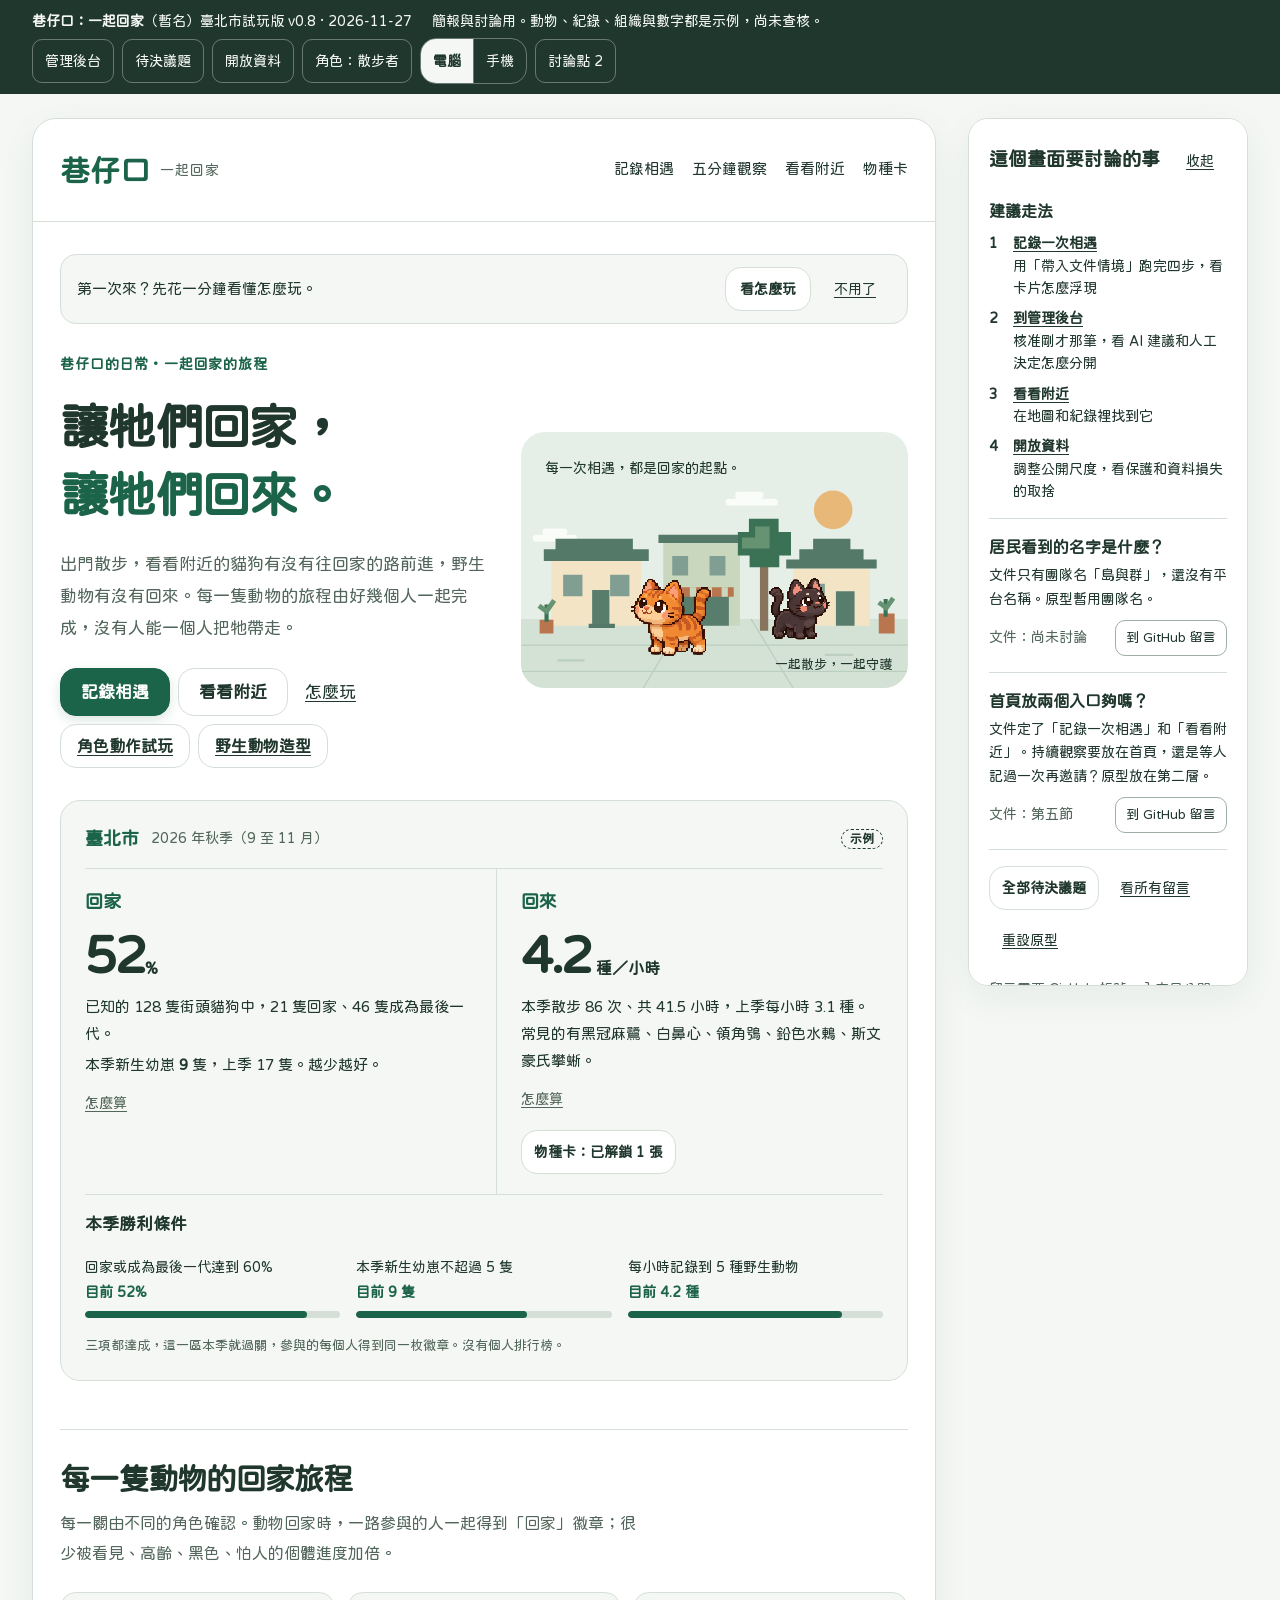
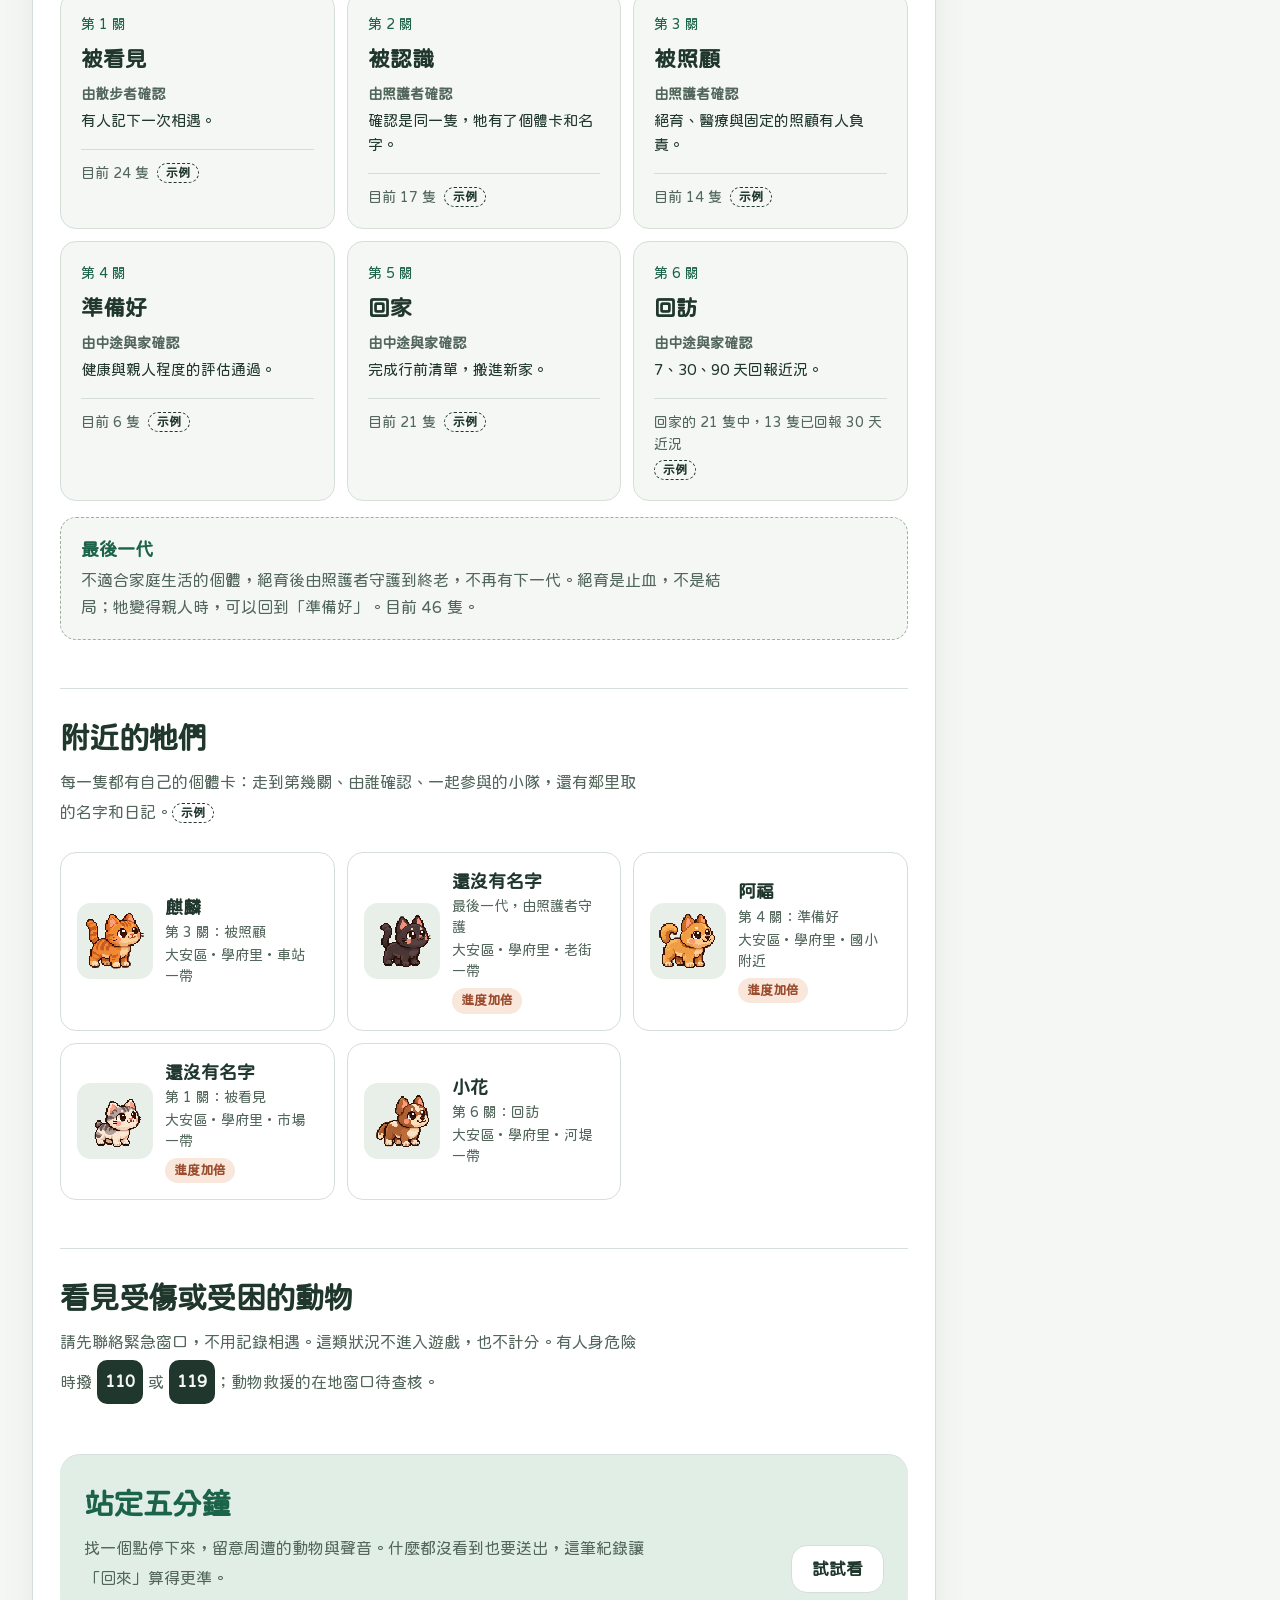
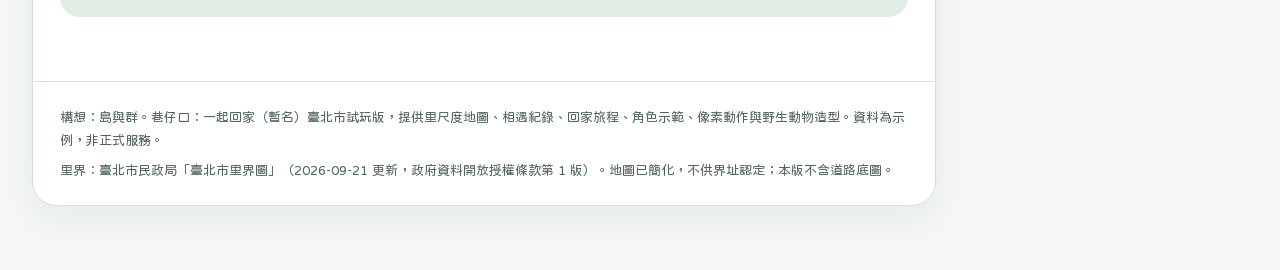
<file: index.html>
<!doctype html><html lang="zh-Hant-TW"><head><meta charset=utf8><meta name=viewport content="width=device-width,initial-scale=1,viewport-fit=cover"><style>:root{color-scheme:light;box-sizing:border-box;padding-top:env(safe-area-inset-top,0px);padding-bottom:env(safe-area-inset-bottom,0px)}html{scroll-padding-top:env(safe-area-inset-top,0px)}body{margin:0;padding:0;font:14px -apple-system,BlinkMacSystemFont,sans-serif;background:#fff;color:#000}img{max-width:100%}[hidden]:not([hidden=until-found i]){display:none!important}</style></head><body>
<title>巷仔口：一起回家（原型）</title>
<meta name="claude:viewport-fit-sides" content="cover">
<link rel="stylesheet" href="https://fonts.googleapis.com/css2?family=Huninn&display=swap">
<style>
/* 依《國際式樣：中西文排版指南》v1.3 實作。
   版面：12 欄的 8＋4。左 8 欄是居民看到的網站，右 4 欄是團隊的討論點，可收合。
   色彩：強調色用路牌綠，只標主要動作與目前位置。地圖色階用紫色，和按鈕分開；不用紅色，避免「熱區」被讀成「危險區」。
   地圖最淺一級與「沒有資料」斜線對陸地都至少 3:1。
   字體與邊角：團隊試用圓體（jf 粉圓）與圓角，這兩項刻意偏離指南的方角與黑體。
   粉圓是臺灣字形且涵蓋本站全部用字；日系圓體缺「鄉」等字。 */
:root{
  --paper:#f5f3ee; --paper2:#eceae2; --ink:#171717; --muted:#595959;
  --rule:#b7b4ae; --rule2:#d7d4cd;
  --accent:#00664a; --on-accent:#ffffff; --accent-soft:#d9e9e1;
  --warn:#7c4300; --warn-soft:#f2e4cf;
  --sea:#d8e2e2; --land:#fbfaf6; --land2:#e5e2d9; --road:#a59f92; --hatch:#8a8476;
  --q1:#9581c3; --q2:#7b66b1; --q3:#5e4998; --q4:#44307d; --q5:#2b1a5a;
  --wall:#dcd8cc; --ground:#c5c1b4; --figure:#2a2a28;
  --round:"Huninn","jf-openhuninn-2.0","PingFang TC","Noto Sans TC","Microsoft JhengHei";
  --ui:var(--round),sans-serif;
  --display:var(--round),sans-serif;
  --mono:ui-monospace,Menlo,Consolas,monospace;
  --s1:4px;--s2:8px;--s3:16px;--s4:24px;--s5:32px;--s6:48px;--s7:64px;--s8:96px;
  --side:32px; --tabh:64px;
  --tabbar:75px; /* 底部分頁列實際的總高：polish.css 的 1px 框線、6px 上距加 68px 按鈕。貼著分頁列的元素用這個 */
  /* 三個值都設為 0 就回到方角 */
  --r:14px; --r-sm:10px; --r-lg:22px;
}
@media (prefers-color-scheme:dark){:root:not([data-theme="light"]){
  --paper:#14130f; --paper2:#1f1d18; --ink:#ece8dd; --muted:#a8a295;
  --rule:#4a463d; --rule2:#302d26;
  --accent:#62d3ac; --on-accent:#08231a; --accent-soft:#17352b;
  --warn:#e7b163; --warn-soft:#3a2a12;
  --sea:#10181b; --land:#23211b; --land2:#191813; --road:#5d584c; --hatch:#7f796b;
  --q1:#7462a6; --q2:#9282c2; --q3:#b0a3da; --q4:#cdc3ec; --q5:#e9e3fb;
  --wall:#2e2c25; --ground:#3a372f; --figure:#e6e2d6;
  color-scheme:dark;
}}
:root[data-theme="dark"]{
  --paper:#14130f; --paper2:#1f1d18; --ink:#ece8dd; --muted:#a8a295;
  --rule:#4a463d; --rule2:#302d26;
  --accent:#62d3ac; --on-accent:#08231a; --accent-soft:#17352b;
  --warn:#e7b163; --warn-soft:#3a2a12;
  --sea:#10181b; --land:#23211b; --land2:#191813; --road:#5d584c; --hatch:#7f796b;
  --q1:#7462a6; --q2:#9282c2; --q3:#b0a3da; --q4:#cdc3ec; --q5:#e9e3fb;
  --wall:#2e2c25; --ground:#3a372f; --figure:#e6e2d6;
  color-scheme:dark;
}
@media (max-width:1023px){:root{--side:24px}}
@media (max-width:699px){:root{--side:20px}}

*{box-sizing:border-box}
[hidden]{display:none!important}
.sr-only{position:absolute;width:1px;height:1px;padding:0;margin:-1px;overflow:hidden;clip:rect(0,0,0,0);white-space:nowrap;border:0}
html{-webkit-text-size-adjust:100%}
body{margin:0;background:var(--paper);color:var(--ink);font-family:var(--ui);font-size:18px;line-height:1.8;font-variant-numeric:tabular-nums}
h1,h2,h3,h4,p,ul,ol,dl,dd,figure{margin:0;padding:0}
ul,ol{list-style:none}
h1,h2,h3,h4{font-family:var(--display);text-wrap:balance}
button,input,select,textarea{font:inherit;color:inherit}
a{color:inherit;text-decoration:underline;text-underline-offset:3px;text-decoration-thickness:1px}
a:hover{color:var(--accent)}
:focus-visible{outline:2px solid var(--accent);outline-offset:2px}
.mono{font-family:var(--mono);font-size:max(14px,.92em)}
.muted{color:var(--muted)}
.small{font-size:15px;line-height:1.7}
.note{font-size:14px;line-height:1.6;color:var(--muted)}

/* ── 原型外框：只有團隊看得到 ── */
.band{background:var(--ink);color:var(--paper)}
.band-in{max-width:1200px;margin:0 auto;display:flex;flex-wrap:wrap;gap:var(--s1) var(--s4);align-items:center;
  padding-left:max(var(--side),env(safe-area-inset-left,0px));padding-right:max(var(--side),env(safe-area-inset-right,0px));padding-block:var(--s2)}
.band p{font-size:14px;line-height:1.6}
.band-id b{font-weight:700}
.band-note{flex:1 1 280px;min-width:0}
.band-tools{display:flex;gap:var(--s2);align-items:center}
.band .seg button,.band .band-btn{min-height:44px;background:transparent;color:var(--paper);border:1px solid var(--paper);padding:0 12px;font-size:14px;line-height:1.2;cursor:pointer}
.band .seg button[aria-pressed="true"],.band .band-btn[aria-current="page"]{background:var(--paper);color:var(--ink)}
.band-nav{display:flex;gap:var(--s2)}
.band .seg button+button{border-left:0}
.band .seg{display:flex}

/* ── 舞台：8＋4 ── */
.stage{max-width:1200px;margin:0 auto;display:grid;grid-template-columns:minmax(0,8fr) minmax(0,4fr);gap:var(--s4);align-items:start;
  padding-left:max(var(--side),env(safe-area-inset-left,0px));padding-right:max(var(--side),env(safe-area-inset-right,0px));padding-block:var(--s4) var(--s7)}
body[data-rail="off"] .stage{grid-template-columns:minmax(0,1fr)}
body[data-rail="off"] .rail{display:none}
.app{container:app/inline-size;min-width:0;background:var(--paper)}
body[data-device="phone"] .stage{grid-template-columns:392px minmax(0,1fr)}
body[data-device="phone"][data-rail="off"] .stage{grid-template-columns:392px}
body[data-device="phone"] .app{height:min(820px,calc(100vh - 96px));overflow-y:auto;border:2px solid var(--ink);position:sticky;top:var(--s3)}
body[data-device="phone"] .pad{padding-left:16px;padding-right:16px}
@media (max-width:1099px){
  .stage{grid-template-columns:minmax(0,1fr)}
  body[data-device="phone"] .stage{grid-template-columns:392px;justify-content:center}
}
@media (max-width:699px){
  .stage{padding-left:0;padding-right:0;padding-block:0}
  .pad{padding-left:max(var(--side),env(safe-area-inset-left,0px));padding-right:max(var(--side),env(safe-area-inset-right,0px))}
  .band-tools .seg{display:none}
}

/* ── 討論欄 ── */
.rail{position:sticky;top:var(--s3);max-height:calc(100vh - 32px);overflow-y:auto;border-top:3px solid var(--ink);padding-top:var(--s2);min-width:0}
.rail-head{display:flex;justify-content:space-between;align-items:baseline;gap:var(--s2)}
.rail h2{font-size:20px;line-height:1.5;font-weight:700}
.rail-close{display:none}
.rail-sub{font-size:15px;line-height:1.7;color:var(--muted);margin-top:var(--s1)}
.q{padding-block:var(--s3);border-bottom:1px solid var(--rule2)}
.q h3{font-size:17px;line-height:1.55;font-weight:700}
.q p{font-size:15px;line-height:1.7;margin-top:var(--s1)}
.q-foot{display:flex;justify-content:space-between;align-items:center;gap:var(--s2);margin-top:var(--s2);min-height:24px}
.q-ref{font-size:14px;color:var(--muted)}
.q-comment{display:none;min-height:32px;padding:0 10px;font-size:14px;line-height:1.2;background:none;border:1px solid var(--ink);cursor:pointer}
body.can-comment .q-comment{display:inline-block}
.q-comment:hover{background:var(--ink);color:var(--paper)}
.q-foot{flex-wrap:wrap}
.q-acts{display:flex;flex-wrap:wrap;gap:var(--s2)}
.q-issue{display:inline-flex;align-items:center;min-height:32px;padding:0 10px;font-size:14px;line-height:1.2;border:1px solid var(--ink);border-radius:var(--r-sm);text-decoration:none}
.q-issue:hover{background:var(--ink);color:var(--paper)}
.q-ctl{margin-top:var(--s2)}
.q-ctl .seg{width:100%}
.q-ctl .seg button{flex:1 1 0;padding-inline:4px}
.tour{padding-block:var(--s3);border-bottom:1px solid var(--rule2)}
.tour h3{font-size:17px;font-weight:700;line-height:1.55}
.tour ol{counter-reset:t;margin-top:var(--s2);display:grid;gap:var(--s2)}
.tour li{counter-increment:t;display:grid;grid-template-columns:24px minmax(0,1fr);font-size:15px;line-height:1.6}
.tour li::before{content:counter(t);font-weight:700}
.tour li button{all:unset;cursor:pointer;font-weight:700;text-decoration:underline;text-underline-offset:3px;text-decoration-thickness:1px}
.tour li button:focus-visible{outline:2px solid var(--accent);outline-offset:2px}
.rail-foot{padding-block:var(--s3);display:flex;gap:var(--s2);flex-wrap:wrap}
@media (max-width:1099px){
  .rail{position:fixed;left:0;right:0;bottom:0;top:auto;max-height:78vh;background:var(--paper);z-index:30;border-top:3px solid var(--ink);box-shadow:0 -8px 24px rgba(0,0,0,.25);
    padding-left:max(var(--side),env(safe-area-inset-left,0px));padding-right:max(var(--side),env(safe-area-inset-right,0px));padding-block:var(--s3) calc(var(--s3) + env(safe-area-inset-bottom,0px))}
  .rail-close{display:inline-block}
  body[data-rail="off"] .rail{display:none}
}

/* ── 基本元件 ── */
.btn{display:inline-flex;align-items:center;justify-content:center;gap:var(--s2);min-height:48px;padding:0 var(--s4);border:1px solid var(--ink);background:transparent;cursor:pointer;font-weight:500;line-height:1.3;text-align:center}
.btn:hover{background:var(--ink);color:var(--paper)}
.btn.primary{background:var(--accent);border-color:var(--accent);color:var(--on-accent);font-weight:700}
.btn.primary:hover{filter:brightness(.9);color:var(--on-accent);background:var(--accent)}
.btn.quiet{border-color:transparent;text-decoration:underline;text-underline-offset:3px;text-decoration-thickness:1px;padding-inline:var(--s2)}
.btn.quiet:hover{background:none;color:var(--accent)}
.btn.sm{min-height:44px;padding:0 var(--s3);font-size:16px}
.btn[disabled]{opacity:.5;cursor:not-allowed}
.seg{display:inline-flex;max-width:100%}
.seg button{min-height:44px;padding:0 12px;border:1px solid var(--ink);background:transparent;cursor:pointer;font-size:15px;line-height:1.3}
.seg button+button{border-left:0}
.seg button[aria-pressed="true"]{background:var(--ink);color:var(--paper);font-weight:700}
.tag{display:inline-flex;align-items:center;gap:6px;font-size:14px;line-height:1.5;font-weight:500}
.chip{min-height:44px;padding:4px 14px;border:1px solid var(--ink);background:transparent;cursor:pointer;font-size:16px;line-height:1.4;text-align:left}
.chip[aria-pressed="true"]{background:var(--ink);color:var(--paper)}
.chips{display:flex;flex-wrap:wrap;gap:var(--s2)}
select,textarea,input[type=text],input[type=datetime-local]{width:100%;background:var(--paper);border:1px solid var(--ink);border-radius:0;padding:10px 12px;line-height:1.5;font-size:16px;min-height:44px}
textarea{resize:vertical;line-height:1.7}
label.field{display:grid;gap:var(--s1);font-size:16px;line-height:1.5;font-weight:500}
.tbl-wrap{overflow-x:auto;margin-top:var(--s3)}
table{border-collapse:collapse;width:100%;font-size:16px;line-height:1.6}
th{text-align:left;font-weight:700;border-bottom:2px solid var(--ink);padding:var(--s2) var(--s3) var(--s2) 0;vertical-align:bottom;white-space:nowrap}
td{border-bottom:1px solid var(--rule2);padding:12px var(--s3) 12px 0;vertical-align:top}
td.num,th.num{text-align:right;font-variant-numeric:tabular-nums}

/* ── 網站頁首與導覽 ── */
.site{display:flex;align-items:baseline;justify-content:space-between;gap:var(--s4);padding-block:var(--s3);border-bottom:2px solid var(--ink)}
.wordmark{all:unset;cursor:pointer;font-family:var(--display);font-weight:900;font-size:26px;line-height:1.3}
.wordmark-sub{font-family:var(--ui);font-weight:400;font-size:15px;color:var(--muted);margin-left:10px;white-space:nowrap}
.wordmark:focus-visible{outline:2px solid var(--accent);outline-offset:2px}
.nav{display:none;flex-wrap:wrap;gap:var(--s1) var(--s3)}
.nav button{all:unset;cursor:pointer;font-size:16px;line-height:1.5;padding:6px 0;border-bottom:3px solid transparent}
.nav button:hover{color:var(--accent)}
.nav button:focus-visible{outline:2px solid var(--accent);outline-offset:2px}
.nav button[aria-current="page"]{border-bottom-color:var(--accent);font-weight:700}
.tabbar{position:sticky;bottom:0;z-index:12;background:var(--paper);border-top:2px solid var(--ink);display:grid;grid-template-columns:repeat(5,minmax(0,1fr));padding-bottom:env(safe-area-inset-bottom,0px)}
.tabbar button{all:unset;cursor:pointer;min-height:var(--tabh);display:grid;place-items:center;align-content:center;gap:2px;font-size:14px;line-height:1.3;text-align:center;border-top:3px solid transparent;margin-top:-2px}
.tabbar button svg{width:22px;height:22px}
.tabbar button[aria-current="page"]{border-top-color:var(--accent);font-weight:700}
.tabbar button:focus-visible{outline:2px solid var(--accent);outline-offset:-3px}
@container app (min-width:700px){
  .nav{display:flex}
  .tabbar{display:none}
}
.foot{padding-block:var(--s5);margin-top:var(--s6);border-top:1px solid var(--rule);font-size:14px;line-height:1.7;color:var(--muted)}
.foot p+p{margin-top:var(--s2)}

/* ── 頁面排版 ── */
.page{padding-top:var(--s4)}
.page-head{max-width:40em}
h1{font-size:clamp(40px,7cqi,56px);line-height:1.25;font-weight:900}
h2.sec{font-size:clamp(26px,4cqi,32px);line-height:1.4;font-weight:700}
.lede{font-size:clamp(18px,2.4cqi,20px);line-height:1.8;margin-top:var(--s3);max-width:34em}
section.block{margin-top:var(--s7);border-top:2px solid var(--ink);padding-top:var(--s2)}
section.block>p,.sec-lede{max-width:36em;margin-top:var(--s2)}
.cta{display:flex;flex-wrap:wrap;gap:var(--s2);margin-top:var(--s4)}
.hero{display:grid;gap:var(--s4)}
.hero-map .map{height:clamp(300px,52cqi,440px)}
@container app (min-width:700px){.hero{grid-template-columns:minmax(0,5fr) minmax(0,4fr);align-items:start}}
@container app (min-width:1000px){.hero{grid-template-columns:minmax(0,7fr) minmax(0,5fr)}}
.paths{display:grid;gap:0;margin-top:var(--s3)}
.path{padding-block:var(--s3);border-top:1px solid var(--rule)}
.path:first-child{border-top:0}
.path h3{font-size:20px;line-height:1.5}
.path p{font-size:16px;line-height:1.7;margin-top:var(--s1)}
.path .here{color:var(--accent);font-weight:700;font-size:14px}
@container app (min-width:700px){.paths{grid-template-columns:repeat(3,minmax(0,1fr));gap:var(--s4)}.path{border-top:0}}
.invite{display:grid;gap:var(--s3)}
@container app (min-width:700px){.invite{grid-template-columns:minmax(0,1fr) auto;align-items:end}}
/* ── 首頁：回家與回來兩個指標、回家旅程 ── */
.sample{display:inline-block;font-size:12px;line-height:1.5;font-weight:700;padding:0 8px;border:1px dashed var(--ink);border-radius:999px;color:var(--ink);vertical-align:middle}
.score{background:var(--paper2);border-radius:var(--r-lg);padding:var(--s3);min-width:0}
.score-head{display:flex;flex-wrap:wrap;align-items:center;gap:4px 10px;font-size:14px;line-height:1.5;color:var(--muted)}
.score-head b{color:var(--ink);font-size:16px}
.metric{padding-block:var(--s3);border-bottom:1px solid var(--rule)}
.metric h2{font-size:20px;line-height:1.4;font-weight:700}
.metric .big{font-size:48px;line-height:1.1;font-weight:900;font-variant-numeric:tabular-nums;margin-top:4px}
.metric .big small{font-size:18px;font-weight:700}
.metric p{font-size:16px;line-height:1.7;margin-top:var(--s1);overflow-wrap:anywhere}
.metric details{margin-top:var(--s1);font-size:14px;line-height:1.7}
.metric summary{cursor:pointer;min-height:44px;display:inline-flex;align-items:center;text-decoration:underline;text-underline-offset:3px}
.metric summary:focus-visible{outline:2px solid var(--accent);outline-offset:2px}
.metric details p{font-size:14px;color:var(--muted)}
.goals{padding-top:var(--s3)}
.goals h3{font-size:16px;line-height:1.5;font-weight:700}
.goals ul{list-style:none;margin:var(--s1) 0 0;padding:0}
.goal{margin-top:var(--s2)}
.goal-row{display:flex;flex-wrap:wrap;justify-content:space-between;gap:2px var(--s2);font-size:14px;line-height:1.5}
.goal-row b{font-variant-numeric:tabular-nums;white-space:nowrap}
.bar{height:10px;background:var(--land);border:1px solid var(--rule);border-radius:999px;overflow:hidden;margin-top:4px}
.bar span{display:block;height:100%;background:var(--q3);border-radius:999px}
.goals .note{margin-top:var(--s2)}
.journey{list-style:none;margin:var(--s3) 0 0;padding:0;display:grid;gap:var(--s2);grid-template-columns:minmax(0,1fr)}
.journey li{background:var(--paper2);border-radius:var(--r);padding:var(--s2) var(--s3);min-width:0}
.journey h3{font-size:20px;line-height:1.4;font-weight:700;margin-top:2px}
.journey p{font-size:15px;line-height:1.6;margin-top:4px}
.journey .j-no{font-size:13px;color:var(--muted);margin-top:0}
.journey .j-who{font-weight:700}
.journey .j-n{display:flex;flex-wrap:wrap;align-items:center;gap:4px 8px;color:var(--muted);font-size:14px}
@container app (min-width:480px){.journey{grid-template-columns:repeat(2,minmax(0,1fr))}}
@container app (min-width:860px){.journey{grid-template-columns:repeat(3,minmax(0,1fr))}}
.branch{margin-top:var(--s3);border:2px dashed var(--rule);border-radius:var(--r);padding:var(--s2) var(--s3)}
.branch h3{font-size:18px;line-height:1.5;font-weight:700}
.branch p{font-size:16px;line-height:1.7;margin-top:4px;max-width:40em}

/* ── 地圖 ── */
.map{position:relative;background:var(--sea);overflow:hidden;border:1px solid var(--ink);touch-action:none;user-select:none;-webkit-user-select:none;cursor:grab}
.map.pick{cursor:crosshair}
.map.static{cursor:default;touch-action:auto}
.map svg{display:block;width:100%;height:100%}
.map-zoom{position:absolute;top:var(--s2);right:var(--s2);display:grid;gap:0;z-index:2}
.map-zoom button{width:44px;height:44px;background:var(--paper);border:1px solid var(--ink);cursor:pointer;font-size:20px;line-height:1;display:grid;place-items:center}
.map-zoom button+button{border-top:0}
.map-zoom button:hover{background:var(--ink);color:var(--paper)}
.map-zoom .fit{font-size:14px}
.map-stamp{position:absolute;left:var(--s2);top:var(--s2);background:var(--paper);border:1px solid var(--ink);padding:0 8px;font-size:14px;line-height:1.7;z-index:2;pointer-events:none}
.m-neigh{fill:var(--land2)}
.m-county{fill:var(--land)}
.m-vill{fill:transparent;stroke:var(--rule2);stroke-width:.6px;vector-effect:non-scaling-stroke}
.m-vill.sel{stroke:var(--ink);stroke-width:2.5px}
.m-road{fill:none;stroke:var(--road);vector-effect:non-scaling-stroke;stroke-linejoin:round;stroke-linecap:round}
.m-road.motorway{stroke-width:1.6px}.m-road.trunk{stroke-width:1.1px}.m-road.primary{stroke-width:.7px}
.m-town{fill:none;stroke:var(--rule);stroke-width:1px;vector-effect:non-scaling-stroke}
.m-edge{fill:none;stroke:var(--ink);stroke-width:1.4px;vector-effect:non-scaling-stroke}
.m-label{fill:var(--ink);font-family:var(--ui);font-weight:500;text-anchor:middle;paint-order:stroke;stroke:var(--land);stroke-linejoin:round;pointer-events:none}
.m-cell{stroke:var(--paper);stroke-width:.5px;vector-effect:non-scaling-stroke}
.m-cell.sel{stroke:var(--ink);stroke-width:2.5px}
.m-raw{fill:none;stroke:var(--ink);stroke-width:5px;stroke-linecap:round;vector-effect:non-scaling-stroke}
.m-hatchline{stroke:var(--hatch);stroke-width:1.2}
.fq1{fill:var(--q1)}.fq2{fill:var(--q2)}.fq3{fill:var(--q3)}.fq4{fill:var(--q4)}.fq5{fill:var(--q5)}
.legend{display:flex;flex-wrap:wrap;gap:var(--s1) var(--s3);align-items:center;margin-top:var(--s2);font-size:14px;line-height:1.5}
.legend .ramp{display:flex;gap:0;align-items:stretch}
.legend .ramp span{display:grid;gap:2px;font-size:14px;text-align:center;min-width:44px}
.legend .ramp i{display:block;height:12px}
.legend .sw{display:inline-block;width:18px;height:12px;border:1px solid var(--rule);vertical-align:-1px;margin-right:6px}
.sw-hatch{background:repeating-linear-gradient(45deg,var(--land) 0 3px,var(--hatch) 3px 4px)}
.bg1{background:var(--q1)}.bg2{background:var(--q2)}.bg3{background:var(--q3)}.bg4{background:var(--q4)}.bg5{background:var(--q5)}
figcaption{font-size:14px;line-height:1.6;color:var(--muted);margin-top:var(--s2)}

/* ── 記錄流程 ── */
.steps{display:grid;grid-template-columns:repeat(3,minmax(0,1fr));gap:var(--s1);margin-top:var(--s3)}
.steps button{all:unset;cursor:pointer;display:block;border-top:4px solid var(--rule2);padding-top:6px;font-size:15px;line-height:1.4;color:var(--muted)}
.steps button:focus-visible{outline:2px solid var(--accent);outline-offset:2px}
.steps button.done{border-top-color:var(--ink);color:var(--ink)}
.steps button[aria-current="step"]{border-top-color:var(--accent);color:var(--ink);font-weight:700}
.steps b{display:block;font-weight:700;font-size:14px}
.rec-grid{display:grid;gap:var(--s4);margin-top:var(--s4);align-items:start}
@container app (min-width:700px){.rec-grid{grid-template-columns:minmax(0,7fr) minmax(0,4fr)}}
.form-sec{margin-top:var(--s4);display:grid;gap:var(--s2)}
.form-sec:first-of-type{margin-top:var(--s3)}
.form-sec h2,.form-sec h3{font-size:20px;line-height:1.5;font-weight:700}
.form-sec h3 small{font-size:14px;font-weight:400;color:var(--muted);margin-left:var(--s1)}
.rec-form>h2{font-size:clamp(26px,4cqi,32px);line-height:1.4;font-weight:700}
.step-note{font-size:16px;line-height:1.7;margin-top:var(--s1)}
.safe{border-left:4px solid var(--ink);padding-left:12px;font-size:16px;line-height:1.7;margin-top:var(--s2)}
.demo{display:flex;flex-wrap:wrap;gap:var(--s2);align-items:center;margin-top:var(--s2)}
.demo button{min-height:44px;padding:0 12px;border:1px dashed var(--ink);background:none;cursor:pointer;font-size:15px}
.demo button:hover{background:var(--ink);color:var(--paper)}
.photo-row{display:grid;gap:var(--s2);grid-template-columns:minmax(0,1fr)}
.photo-pick{display:flex;flex-wrap:wrap;gap:var(--s2)}
.photo-box{aspect-ratio:3/2;max-width:100%;background:var(--paper2);border:1px solid var(--ink);overflow:hidden;position:relative}
.photo-box img,.photo-box svg{display:block;width:100%;height:100%;object-fit:cover}
input[type=file]{position:absolute;width:1px;height:1px;opacity:0}
.pinline{font-size:18px;line-height:1.6;font-weight:700}
.pinline.empty{font-weight:400;color:var(--muted);font-size:16px}
.map-rec{height:clamp(260px,62cqi,380px)}
.counters{display:grid;gap:var(--s2)}
.counter{display:grid;grid-template-columns:minmax(0,1fr) auto;gap:var(--s2) var(--s3);align-items:center;border-top:1px solid var(--rule2);padding-top:var(--s2)}
.counter .who{font-size:18px;line-height:1.4;display:flex;align-items:center;gap:var(--s2)}
.counter .who svg{width:38px;height:27px;color:var(--ink)}
.counter .ctl{display:flex;align-items:center;gap:0}
.counter .ctl button{width:44px;height:44px;border:1px solid var(--ink);background:none;cursor:pointer;font-size:20px;line-height:1}
.counter .ctl .val{min-width:52px;height:44px;display:grid;place-items:center;border-block:1px solid var(--ink);font-size:20px;font-weight:700}
.counter .ctl .unk{width:auto;padding:0 10px;font-size:15px;margin-left:var(--s2)}
.counter .ctl .unk[aria-pressed="true"]{background:var(--ink);color:var(--paper);font-weight:700}
.tri{display:grid;gap:var(--s1) var(--s3);grid-template-columns:minmax(0,1fr);border-top:1px solid var(--rule2);padding-top:var(--s2)}
.tri .lab{font-size:17px;line-height:1.5}
@container app (min-width:440px){.tri{grid-template-columns:minmax(0,1fr) auto;align-items:center}}
.tri .seg button{min-width:64px}
.tag-seen,.tag-heard,.tag-felt{display:inline-flex;align-items:center;gap:6px;font-size:14px;font-weight:700;line-height:1.6;padding:0 8px;border:1px solid var(--ink)}
.tag-seen{background:var(--ink);color:var(--paper)}
.tag-heard{border-style:dashed}
.err{color:var(--warn);font-size:16px;line-height:1.6;font-weight:500}
.step-act{display:flex;flex-wrap:wrap;gap:var(--s2);margin-top:var(--s5);padding-top:var(--s3);border-top:2px solid var(--ink);align-items:center}
.step-act .btn.primary{flex:1 1 200px}
.privacy{display:grid;gap:var(--s3);margin-top:var(--s2)}
@container app (min-width:560px){.privacy{grid-template-columns:repeat(2,minmax(0,1fr))}}
.pv{border:1px solid var(--ink);padding:var(--s3);min-width:0}
.pv h4{font-size:17px;line-height:1.5}
.pv.raw{border-style:dashed}
.pv dl{margin-top:var(--s2);display:grid;grid-template-columns:auto minmax(0,1fr);gap:2px var(--s3);font-size:15px;line-height:1.6}
.pv dt{color:var(--muted)}
.pv .photo-box{margin-top:var(--s2)}
.after{counter-reset:a;display:grid;gap:var(--s1);margin-top:var(--s1)}
.after li{font-size:16px;line-height:1.7;padding-left:var(--s4);position:relative}
.after li::before{content:"";position:absolute;left:4px;top:.65em;width:8px;height:8px;background:var(--ink)}
.after li.no::before{background:none;border:2px solid var(--ink)}
.receipt{border-top:3px solid var(--accent);padding-top:var(--s3);margin-top:var(--s4)}
.receipt .id{font-family:var(--mono);font-size:16px}
.track{display:grid;grid-template-columns:repeat(4,minmax(0,1fr));gap:var(--s1);margin-top:var(--s3)}
.track li{border-top:4px solid var(--rule2);padding-top:6px;font-size:15px;line-height:1.4;color:var(--muted)}
.track li.on{border-top-color:var(--accent);color:var(--ink);font-weight:700}

/* 知識卡 */
.rec-cards{min-width:0}
.cards-head{all:unset;display:flex;justify-content:space-between;gap:var(--s2);align-items:baseline;width:100%;box-sizing:border-box;border-top:3px solid var(--ink);padding-top:var(--s1);font-family:var(--display);font-weight:700;font-size:20px;line-height:1.5}
.cards-head .cnt{font-family:var(--ui);font-size:15px;font-weight:500}
.cards-head .chev{display:none}
.cards-body>.note{margin-top:var(--s2)}
.kcards{display:grid;gap:0;margin-top:var(--s2)}
.kcard{border-top:1px solid var(--rule);padding-block:12px}
.kcard:first-child{border-top:0}
.kcard.new{animation:rise .42s ease-out both}
@keyframes rise{from{transform:translateY(14px);background:var(--accent-soft)}to{transform:none;background:transparent}}
.kcard-btn{all:unset;display:block;cursor:pointer;width:100%}
.kcard-btn:focus-visible{outline:2px solid var(--accent);outline-offset:2px}
.kcard .kind{font-size:14px;line-height:1.5;font-weight:700;color:var(--accent)}
.kcard .kind.safety{color:var(--warn)}
.kcard h3{font-size:18px;line-height:1.5;font-weight:700}
.kcard .lead{font-size:15px;line-height:1.65;margin-top:2px}
.kcard .why{font-size:14px;line-height:1.5;color:var(--muted);margin-top:var(--s1)}
.kcard-more{margin-top:var(--s2);display:grid;gap:var(--s2);font-size:15px;line-height:1.7}
.kcard-more ul{display:grid;gap:var(--s1)}
.kcard-more li{padding-left:14px;position:relative}
.kcard-more li::before{content:"";position:absolute;left:0;top:.7em;width:6px;height:6px;background:var(--ink)}
.kcard-more dl{display:grid;grid-template-columns:auto minmax(0,1fr);gap:2px var(--s2)}
.kcard-more dt{color:var(--muted)}
.tiers{display:grid;gap:var(--s2)}
.tiers div{border-left:4px solid var(--ink);padding-left:10px}
.tiers div:nth-child(2){border-left-style:dashed}
.tiers div:nth-child(3){border-left-color:var(--accent)}
.tiers b{display:block;font-size:14px}
.prov{border-top:1px solid var(--rule2);padding-top:var(--s2);font-size:14px;line-height:1.6;color:var(--muted)}
.prov b{font-weight:500;color:var(--warn)}
.locked{border:1px dashed var(--ink);padding:12px;font-size:15px;line-height:1.6;margin-top:var(--s2)}
@container app (max-width:699.98px){
  .rec-cards{position:sticky;bottom:var(--tabbar);z-index:10;background:var(--paper);margin-inline:calc(-1*var(--padx,20px));padding-inline:var(--padx,20px);border-top:2px solid var(--ink);padding-block:var(--s1)}
  .cards-head{border-top:0;cursor:pointer;padding-block:var(--s1);min-height:44px;align-items:center}
  .cards-head .chev{display:inline}
  .cards-body{max-height:50vh;overflow-y:auto}
  .rec-cards:not(.open) .cards-body{display:none}
  .rec-cards .latest{display:block;font-size:14px;line-height:1.4;color:var(--muted);padding-bottom:var(--s1)}
  .rec-cards.open .latest{display:none}
}
@container app (min-width:700px){.rec-cards{position:sticky;top:var(--s3);max-height:calc(100vh - 32px);overflow-y:auto}.latest{display:none}}
body[data-device="phone"] .rec-cards{--padx:16px}

/* ── 五分鐘觀察 ── */
.sv-grid{display:grid;gap:var(--s5);margin-top:var(--s4)}
@container app (min-width:700px){.sv-grid{grid-template-columns:minmax(0,7fr) minmax(0,5fr)}}
.clock{font-family:var(--ui);font-weight:700;font-size:clamp(72px,18cqi,120px);line-height:1;font-variant-numeric:tabular-nums;margin-top:var(--s3)}
.clockbar{position:relative;height:12px;border:1px solid var(--ink);margin-top:var(--s3)}
.clockbar i{position:absolute;left:0;top:0;bottom:0;background:var(--accent)}
.clockbar b{position:absolute;top:0;bottom:0;width:1px;background:var(--ink)}
.tally{display:grid;grid-template-columns:repeat(2,minmax(0,1fr));gap:var(--s2);margin-top:var(--s3)}
.tally button{min-height:96px;border:1px solid var(--ink);background:none;cursor:pointer;display:grid;gap:2px;place-items:center;align-content:center;font-size:17px;line-height:1.3}
.tally button b{font-size:36px;line-height:1.1}
.tally button:hover:not([disabled]){background:var(--ink);color:var(--paper)}
.tally button[disabled]{opacity:.45;cursor:not-allowed}
.visits{display:grid;grid-template-columns:repeat(auto-fill,minmax(44px,1fr));gap:var(--s1);margin-top:var(--s2)}
.visit{aspect-ratio:1;display:grid;place-items:center;font-size:15px;font-weight:700;border:1px solid var(--ink)}
.visit.yes{background:var(--ink);color:var(--paper)}
.visit.new{outline:3px solid var(--accent);outline-offset:1px}
.bigratio{font-weight:700;font-size:40px;line-height:1.2;margin-top:var(--s2)}

/* ── 看看附近 ── */
.filters{display:grid;gap:var(--s2);margin-top:var(--s3)}
.nb-bar{display:flex;align-items:center;justify-content:space-between;gap:var(--s2);margin-top:var(--s3)}
.nb-sum{font-size:15px;line-height:1.5;color:var(--muted);min-width:0}
.map-opts{display:flex;flex-wrap:wrap;gap:var(--s2);margin-top:var(--s2)}
@container app (max-width:699.98px){#nbFilters:not(.open){display:none}}
@container app (min-width:700px){.nb-bar{display:none}}
.filter-row{display:flex;flex-wrap:wrap;gap:var(--s2);align-items:end}
.filter-row label.field{flex:1 1 150px;min-width:0}
.nb-grid{display:grid;gap:var(--s4);margin-top:var(--s3)}
@container app (min-width:1000px){.nb-grid{grid-template-columns:minmax(0,8fr) minmax(0,4fr);align-items:start}}
.map-nb{height:clamp(340px,64cqi,560px)}
.area{border-top:3px solid var(--ink);padding-top:var(--s2)}
.area h2{font-size:22px;line-height:1.45}
.area dl{display:grid;grid-template-columns:minmax(0,1fr) auto;gap:2px var(--s3);margin-top:var(--s2);font-size:16px;line-height:1.7}
.area dd{font-weight:700;text-align:right}
.area .warn{font-size:15px;line-height:1.7;margin-top:var(--s2)}
.stories{display:grid;gap:0;margin-top:var(--s2)}
@container app (min-width:700px){.stories.two{grid-template-columns:repeat(2,minmax(0,1fr));column-gap:var(--s4)}}
.story{border-top:1px solid var(--rule);padding-block:var(--s3);min-width:0}
.story-meta{font-size:14px;line-height:1.6;color:var(--muted);display:flex;flex-wrap:wrap;gap:0 var(--s2);align-items:center}
.story-meta .tag{color:var(--ink);font-weight:700}
.story h3{font-size:20px;line-height:1.5;margin-top:2px}
.story .photo-box{margin-top:var(--s2)}
.facts{display:grid;gap:var(--s1);margin-top:var(--s2);font-size:16px;line-height:1.7}
.facts dt{font-size:14px;line-height:1.5;font-weight:700;margin-top:var(--s1)}
.facts dd.ed{color:var(--muted)}
.next{display:grid;gap:var(--s2);margin-top:var(--s3)}
@container app (min-width:700px){.next{grid-template-columns:repeat(3,minmax(0,1fr))}.next.two{grid-template-columns:repeat(2,minmax(0,1fr))}}
.next .btn{width:100%}

/* ── 開放資料 ── */
.say{display:grid;gap:0;margin-top:var(--s3)}
.say>div{display:grid;gap:var(--s1);padding-block:12px;border-top:1px solid var(--rule2)}
.say b{font-weight:700}
@container app (min-width:560px){.say>div{grid-template-columns:minmax(0,1fr) minmax(0,1fr);gap:var(--s4)}}
.dx-grid{display:grid;gap:var(--s4);margin-top:var(--s3)}
@container app (min-width:1000px){.dx-grid{grid-template-columns:minmax(0,7fr) minmax(0,5fr);align-items:start}}
.map-dx{height:clamp(320px,56cqi,500px)}
.dx-ctl{display:grid;gap:var(--s3)}
.dx-ctl .field>span{display:block}
.range-row{display:flex;gap:var(--s2);align-items:center}
input[type=range]{flex:1;min-width:0;accent-color:var(--accent);height:44px}
.stats{display:grid;grid-template-columns:repeat(2,minmax(0,1fr));gap:var(--s2) var(--s3);border-top:1px solid var(--ink);padding-top:var(--s2)}
.stats div{min-width:0}
.stats dt{font-size:14px;line-height:1.5;color:var(--muted)}
.stats dd{font-weight:700;font-size:28px;line-height:1.3}
.verdict{border-left:4px solid var(--ink);padding-left:12px;font-size:16px;line-height:1.7}
.verdict.risk{border-left-color:var(--warn)}
.rawnote{background:var(--warn-soft);color:var(--ink);padding:var(--s2) 12px;font-size:15px;line-height:1.7}
.mult{display:grid;gap:var(--s4);margin-top:var(--s3)}
@container app (min-width:560px){.mult{grid-template-columns:repeat(2,minmax(0,1fr))}}
.mult h3{font-size:18px;line-height:1.5}
.mult svg{display:block;width:100%;height:auto;margin-top:var(--s2)}
.mult text{font-family:var(--ui);fill:var(--ink)}
.mult .ax{stroke:var(--ink);stroke-width:1}
.mult .ln{fill:none;stroke:var(--ink);stroke-width:2.5}
.mult .pt{fill:var(--ink)}
.mult .ln.up{stroke:var(--muted)}
.mult .pt.up{fill:var(--muted)}
.mult .ln.dn{stroke:var(--accent)}
.mult .pt.dn{fill:var(--accent)}
pre.preview{background:var(--paper2);padding:12px;overflow-x:auto;font-family:var(--mono);font-size:14px;line-height:1.6;margin-top:var(--s2);max-height:220px}

/* ── 管理後台 ── */
.tabs{display:flex;flex-wrap:wrap;gap:var(--s3);border-bottom:2px solid var(--ink);margin-top:var(--s4)}
.tabs button{all:unset;cursor:pointer;padding:var(--s2) 0;margin-bottom:-2px;border-bottom:4px solid transparent;font-size:17px;line-height:1.5}
.tabs button[aria-selected="true"]{border-bottom-color:var(--accent);font-weight:700}
.tabs button:focus-visible{outline:2px solid var(--accent);outline-offset:2px}
.ticket{border-bottom:1px solid var(--rule);padding-block:var(--s4)}
.ticket-head{display:flex;flex-wrap:wrap;gap:var(--s1) var(--s3);align-items:baseline;justify-content:space-between}
.ticket-head h2{font-size:20px;line-height:1.5}
.ticket .flag{display:inline-block;font-size:14px;font-weight:700;color:var(--warn);line-height:1.5}
.ticket .mine{font-size:14px;font-weight:700;color:var(--accent)}
.compare{width:100%;margin-top:var(--s2)}
.compare th{font-size:15px;white-space:normal}
.compare td{font-size:15px}
.compare input{min-height:36px;padding:4px 8px;width:64px}
.ticket-grid{display:grid;gap:var(--s3);margin-top:var(--s2)}
@container app (min-width:640px){.ticket-grid.has-photo{grid-template-columns:minmax(0,3fr) minmax(0,2fr)}}
.ticket-act{display:flex;flex-wrap:wrap;gap:var(--s2);margin-top:var(--s3)}
.log{font-size:15px;line-height:1.7;margin-top:var(--s2)}
.log b{font-weight:700}
.state{font-size:14px;font-weight:700;line-height:1.5;white-space:nowrap}
.state.off{color:var(--warn)}
.state.ok{color:var(--accent)}

/* ── 議題 ── */
.arch{display:grid;gap:var(--s3);margin-top:var(--s3)}
.arch-row{display:grid;gap:var(--s2);position:relative}
.arch-row.three{grid-template-columns:minmax(0,1fr)}
@container app (min-width:640px){.arch-row.three{grid-template-columns:repeat(3,minmax(0,1fr))}}
.arch-row+.arch-row::before{content:"";position:absolute;left:50%;top:-16px;height:16px;width:1px;background:var(--ink)}
.node{border:1px solid var(--ink);padding:12px;background:var(--paper);min-width:0}
.node.private{border-width:2px;border-style:dashed}
.node h3{font-size:17px;line-height:1.5}
.node p{font-size:14px;line-height:1.6;margin-top:2px}
.node .st{display:block;margin-top:var(--s1);font-size:14px;line-height:1.5;font-weight:700}
.node .st.fake{color:var(--muted)}
.node .st.mock{color:var(--accent)}
.plain{display:grid;gap:var(--s2);margin-top:var(--s2);max-width:38em}
.plain li{padding-left:var(--s3);position:relative;font-size:17px;line-height:1.75}
.plain li::before{content:"";position:absolute;left:0;top:.75em;width:7px;height:7px;background:var(--ink)}

.toast{position:fixed;left:50%;bottom:calc(var(--s6) + env(safe-area-inset-bottom,0px));transform:translateX(-50%);background:var(--ink);color:var(--paper);padding:10px 16px;font-size:15px;line-height:1.5;z-index:40;max-width:min(90vw,520px)}
@media (prefers-reduced-motion:reduce){*{animation:none!important;transition:none!important}}

/* ── 圓角 ── */
.btn,.chip,select,textarea,input[type=text],input[type=datetime-local],.band .band-btn,.map,.pv,.node,.locked,.photo-box,pre.preview,.tally button,.toast,.demo button{border-radius:var(--r)}
.q-comment,.map-stamp,.visit,.rawnote,.compare input{border-radius:var(--r-sm)}
.tag-seen,.tag-heard,.tag-felt{border-radius:999px;padding:0 10px}
.btn.sm{white-space:nowrap}
td.mono{white-space:nowrap}
.seg{border:1px solid var(--ink);border-radius:var(--r);overflow:hidden}
.seg button{border:0}
.seg button+button{border-left:1px solid var(--ink)}
.seg button:focus-visible{outline-offset:-3px}
.form-sec>.seg{justify-self:start}
.band .seg{border-color:var(--paper)}
.band .seg button{border:0}
.band .seg button+button{border-left:1px solid var(--paper)}
.counter .ctl>button:first-child{border-radius:var(--r) 0 0 var(--r)}
.counter .ctl .val+button{border-radius:0 var(--r) var(--r) 0}
.counter .ctl .unk{border-radius:var(--r)}
.map-zoom button:first-child{border-radius:var(--r-sm) var(--r-sm) 0 0}
.map-zoom button:last-child{border-radius:0 0 var(--r-sm) var(--r-sm)}
.clockbar{border-radius:999px;overflow:hidden}
.legend .ramp span:first-child i{border-radius:999px 0 0 999px}
.legend .ramp span:last-child i{border-radius:0 999px 999px 0}
.legend .ramp.rate span{min-width:66px}
.legend .sw{border-radius:4px}
.steps button,.track li{border-top:0;padding-top:0}
.steps button::before,.track li::before{content:"";display:block;height:6px;border-radius:999px;background:transparent;box-shadow:inset 0 0 0 1.5px var(--muted);margin-bottom:8px}
.steps button.done::before{background:var(--ink);box-shadow:none}
.steps button[aria-current="step"]::before,.track li.on::before{background:var(--accent);box-shadow:none}
.safe,.verdict{border-left:0;background:var(--paper2);padding:10px 14px;border-radius:var(--r)}
.verdict.risk{background:var(--warn-soft)}
.tiers div{border-left:0;padding:8px 12px;border-radius:var(--r-sm);background:var(--paper)}
.tiers div:nth-child(2){border-left:0;outline:1px dashed var(--ink);outline-offset:-1px}
.tiers div:nth-child(3){background:var(--accent-soft)}
.kcards{gap:var(--s2)}
.kcard,.kcard:first-child{border:0;background:var(--paper2);border-radius:var(--r);padding:12px 14px}
@keyframes rise{from{transform:translateY(14px);background:var(--accent-soft)}to{transform:none;background:var(--paper2)}}
body[data-device="phone"] .app{border-radius:30px}
@media (max-width:1099px){.rail{border-radius:var(--r-lg) var(--r-lg) 0 0}}
@container app (max-width:699.98px){.rec-cards{border-radius:var(--r-lg) var(--r-lg) 0 0}}
/* 相遇：像素形象與特徵 */
.px{width:96px;height:96px;flex:none;image-rendering:pixelated;image-rendering:crisp-edges;background:#efeadf;border-radius:var(--r);padding:4px;box-sizing:content-box}
.px.big{width:144px;height:144px}
.px-unk{display:grid;place-items:center;font-size:40px;font-weight:700;color:#1e1a24}
.px-miss{outline:1px dashed var(--ink)}
.avatar{display:flex;gap:var(--s3);align-items:center;background:var(--paper2);border-radius:var(--r-lg);padding:var(--s2) var(--s3);margin-top:var(--s3);min-width:0}
.avatar>div{min-width:0}
.avatar p+p{margin-top:var(--s1)}
@container app (max-width:439px){.avatar{flex-direction:column;align-items:flex-start}}
.pick{display:grid;gap:var(--s1);border-top:1px solid var(--rule2);padding-top:var(--s2)}
.pick .lab{font-size:17px;line-height:1.5}
.chip.unk{border-style:dashed}
.chip.unk[aria-pressed="true"]{border-style:solid}
.pv-px{margin-bottom:var(--s2)}
.pv-px .px{width:72px;height:72px}
/* 個體卡（#26） */
.px.sm{width:64px;height:64px}
.a-list{list-style:none;margin:var(--s3) 0 0;padding:0;display:grid;gap:var(--s2);grid-template-columns:minmax(0,1fr)}
@container app (min-width:560px){.a-list{grid-template-columns:repeat(2,minmax(0,1fr))}}
@container app (min-width:900px){.a-list{grid-template-columns:repeat(3,minmax(0,1fr))}}
.a-mini{all:unset;box-sizing:border-box;cursor:pointer;display:flex;gap:var(--s3);align-items:center;width:100%;height:100%;background:var(--paper2);border-radius:var(--r);padding:var(--s2) var(--s3)}
.a-mini:hover{box-shadow:inset 0 0 0 1px var(--ink)}
.a-mini:focus-visible{outline:2px solid var(--accent);outline-offset:2px}
.a-mini>span{display:grid;gap:2px;min-width:0}
.a-mini b{font-size:18px;line-height:1.4}
.a-mini-sub{font-size:14px;line-height:1.5;color:var(--muted)}
.badge{display:inline-block;justify-self:start;font-size:13px;line-height:1.5;font-weight:700;padding:0 8px;border:1px solid var(--ink);border-radius:999px}
.badges{display:flex;flex-wrap:wrap;gap:6px}
.a-name{font-size:clamp(28px,5cqi,36px);line-height:1.3;overflow-wrap:anywhere}
.double{margin-top:var(--s3);background:var(--paper2);border-radius:var(--r);padding:10px 14px;max-width:40em;font-size:16px;line-height:1.7}
.a-journey li.done{background:var(--paper2)}
.a-journey li.cur{background:transparent;box-shadow:inset 0 0 0 2px var(--ink)}
.a-journey li.todo,.a-journey li.paused{background:transparent;box-shadow:inset 0 0 0 1px var(--rule);color:var(--muted)}
.a-journey li.todo h3,.a-journey li.paused h3{color:var(--ink)}
.a-journey .j-no{display:flex;flex-wrap:wrap;gap:4px 8px;align-items:center}
.a-journey .st{font-size:12px;line-height:1.5;font-weight:700;padding:0 8px;border:1px solid currentColor;border-radius:999px}
.a-journey li.done .st{background:var(--ink);color:var(--paper);border-color:var(--ink)}
.squad{list-style:none;padding:0;margin:var(--s3) 0 0;display:flex;flex-wrap:wrap;gap:var(--s2)}
/* 資訊分級（#28） */
.tiers{list-style:none;padding:0;margin:var(--s3) 0 0;display:grid;gap:var(--s2)}
.tier-row{border:1px solid var(--rule);border-radius:var(--r);padding:var(--s2) var(--s3);min-width:0}
.tier-row.off{border-style:dashed;color:var(--muted)}
.tier-row p{overflow-wrap:anywhere}
.tier-row .note{display:block;margin-top:4px}
.tier-lab{font-weight:700;display:flex;flex-wrap:wrap;gap:8px;align-items:center}
.tasks{list-style:none;margin:var(--s3) 0 0;padding:0;display:grid;gap:var(--s2)}
.role-see{margin-top:var(--s2)}
.role-acts{display:flex;flex-wrap:wrap;gap:var(--s2);margin-top:var(--s3)}
#gripeErr:empty{display:none}
.tier-tag{display:inline-block;font-size:12px;line-height:1.5;padding:0 8px;border:1px solid currentColor;border-radius:999px;font-weight:700;margin-inline:4px}
.tier-why{margin-top:var(--s3)}
.tier-why summary{min-height:44px;line-height:24px;padding:10px 0;cursor:pointer;font-weight:700;text-decoration:underline;text-underline-offset:4px}
#tierSec .demo .note{flex:1 1 100%}
.demo button[aria-pressed="true"]{background:var(--ink);color:var(--paper);border-style:solid;font-weight:700}
.tier-why p{margin-top:var(--s2)}
.tier-tbl{width:100%;border-collapse:collapse;font-size:15px;line-height:1.5;margin-top:var(--s1);table-layout:fixed}
.tier-tbl th,.tier-tbl td{text-align:left;vertical-align:top;padding:6px 8px 6px 0;border-bottom:1px solid var(--rule);overflow-wrap:anywhere}
.tier-tbl thead th{font-size:13px;color:var(--muted)}
.tier-tbl tbody th{width:4.5em}
.tier-tbl tr.cur th{text-decoration:underline;text-underline-offset:4px}
.squad li{display:inline-flex;align-items:center;gap:8px;padding:4px 14px 4px 4px;background:var(--paper2);border-radius:999px;font-size:15px;line-height:1.4}
.who-ic{display:grid;place-items:center;width:32px;height:32px;border-radius:999px;background:var(--ink);color:var(--paper);font-size:12px;font-weight:700}
.noms,.cands,.diary{list-style:none;padding:0;margin:var(--s3) 0 0;max-width:40em}
.noms li{display:flex;flex-wrap:wrap;align-items:center;justify-content:space-between;gap:var(--s2);border-top:1px solid var(--rule2);padding-block:var(--s2)}
.nom-add{display:flex;flex-wrap:wrap;gap:var(--s2);align-items:flex-end;margin-top:var(--s3);max-width:40em}
.nom-add .field{flex:1 1 200px}
.cands li{display:flex;gap:var(--s3);align-items:flex-start;border-top:1px solid var(--rule2);padding-block:var(--s3)}
.cands li>div{min-width:0}
.cands .mono{overflow-wrap:anywhere}
@container app (max-width:439px){.cands li{flex-direction:column}}
.diary li{border-top:1px solid var(--rule2);padding-block:var(--s2);font-size:16px;line-height:1.7}
.d-meta{font-size:14px;color:var(--muted)}
/* 野生動物與物種卡（#36） */
.chip-tag{display:inline-block;margin-left:6px;font-size:12px;line-height:1.5;font-weight:700;padding:0 6px;border:1px solid currentColor;border-radius:999px;vertical-align:1px}
.dex{list-style:none;margin:var(--s3) 0 0;padding:0;display:grid;gap:var(--s2);grid-template-columns:minmax(0,1fr)}
@container app (min-width:560px){.dex{grid-template-columns:repeat(2,minmax(0,1fr))}}
@container app (min-width:900px){.dex{grid-template-columns:repeat(3,minmax(0,1fr))}}
.a-mini.locked{cursor:default;background:transparent;box-shadow:inset 0 0 0 1px var(--rule);color:var(--muted)}
.a-mini.locked b{color:var(--ink)}
.a-mini.locked .px-unk{background:var(--paper2);color:var(--muted)}
.sp-card{margin-top:var(--s3);background:var(--paper2);border-radius:var(--r-lg);padding:var(--s3);max-width:44em;min-width:0}
.sp-card.new{box-shadow:inset 0 0 0 2px var(--ink)}
.sp-top{display:flex;gap:var(--s3);align-items:flex-start;min-width:0}
.sp-top>div{min-width:0}
@container app (max-width:439px){.sp-top{flex-direction:column}}
.sp-card h3{font-size:26px;line-height:1.3;margin-top:4px;overflow-wrap:anywhere}
.sp-card p{font-size:16px;line-height:1.7}
.sp-group{display:flex;flex-wrap:wrap;gap:6px;align-items:center;font-size:14px;color:var(--muted)}
.sp-look{margin:var(--s3) 0 0;padding-left:1.2em;font-size:16px;line-height:1.7}
.sp-rec{margin-top:var(--s3);border-top:1px solid var(--rule2);padding-top:var(--s2)}
.sp-rec p+p{margin-top:var(--s1)}
.wl-bars,.wl-recent{list-style:none;margin:var(--s3) 0 0;padding:0;display:grid;gap:var(--s2)}
.wl-bars li{display:grid;grid-template-columns:3.2em minmax(0,1fr) auto;gap:var(--s2);align-items:center}
.wl-m{font-weight:700;white-space:nowrap}
.wl-track{display:block;height:14px;border-radius:999px;background:var(--rule2);overflow:hidden}
.wl-bar{display:block;height:100%;border-radius:999px;background:var(--q4)}
.wl-v{text-align:right;white-space:nowrap}.wl-sub{display:block;font-size:12px;color:var(--muted)}
.wl-h{margin-top:var(--s4);font-size:16px}
.wl-recent li{display:grid;grid-template-columns:3.2em minmax(0,1fr);gap:var(--s2);border-top:1px solid var(--rule2);padding-top:var(--s2)}
.sp-card .after{margin-top:var(--s3)}
.sp-card>.note{margin-top:var(--s2)}
.metric #home-dex{margin-top:var(--s2)}
#animalPage .form-sec .step-act{margin-top:0}
#diaryWarn .step-act{margin-top:var(--s2);border-top:0;padding-top:0}
dl.emg{display:grid;grid-template-columns:minmax(0,auto) minmax(0,1fr);gap:var(--s1) var(--s3);font-size:16px;line-height:1.6}
dl.emg dt{font-weight:700}
a.tel{display:inline-flex;align-items:center;justify-content:center;min-width:44px;min-height:44px;padding:0 var(--s2);margin:2px 0;border-radius:var(--r-sm);background:var(--ink);color:var(--paper);font-weight:700;text-decoration:none;vertical-align:middle}
a.tel:focus-visible{outline:3px solid var(--focus,currentColor);outline-offset:2px}
.ad-box{margin-top:var(--s3);max-width:40em}
.ad-box.adopt{display:grid;gap:var(--s2);border:2px solid var(--ink);border-radius:var(--r);padding:var(--s3)}
.ad-box h3{font-size:20px;line-height:1.5;font-weight:700}
.ad-box h3:focus{outline:none}
.ad-box h3:focus-visible{outline:2px solid var(--accent);outline-offset:2px}
.ad-box .step-act{margin-top:var(--s1)}
.ad-steps{list-style:none;padding:0;margin:0;display:grid;grid-template-columns:repeat(4,minmax(0,1fr));gap:4px}
.ad-steps li{display:flex;flex-direction:column;align-items:center;gap:2px;font-size:14px;line-height:1.4;color:var(--muted);text-align:center;min-width:0}
.ad-steps li span{display:grid;place-items:center;width:28px;height:28px;border-radius:999px;border:1px solid currentColor;font-size:13px;font-weight:700}
.ad-steps li.done,.ad-steps li.cur{color:var(--ink)}
.ad-steps li.done span{background:var(--ink);color:var(--paper);border-color:var(--ink)}
.ad-steps li.cur{font-weight:700}
.ad-steps li.cur span{border-width:2px}
.ad-check{list-style:none;padding:0;margin:0;display:grid;gap:var(--s1)}
.ad-check button{display:flex;gap:12px;align-items:flex-start;width:100%;min-height:48px;padding:10px 12px;border:1px solid var(--rule);border-radius:var(--r);background:transparent;cursor:pointer;text-align:left;font-size:16px;line-height:1.5}
.ad-check button .note{display:block;font-size:14px}
.ad-check .box{flex:none;width:22px;height:22px;margin-top:1px;border:2px solid var(--ink);border-radius:6px;display:grid;place-items:center}
.ad-check button[aria-checked="true"]{border-color:var(--ink)}
.ad-check button[aria-checked="true"] .box{background:var(--ink)}
.ad-check button[aria-checked="true"] .box::after{content:'';width:10px;height:6px;border:solid var(--paper);border-width:0 0 3px 3px;transform:translateY(-2px) rotate(-45deg)}
.ad-visits{list-style:none;padding:0;margin:0;display:flex;flex-wrap:wrap;gap:var(--s2)}
.ad-visits li{display:grid;padding:6px 14px;border-radius:var(--r);box-shadow:inset 0 0 0 1px var(--rule);font-size:14px;line-height:1.5;color:var(--muted)}
.ad-visits li b{font-size:16px;color:var(--ink)}
.ad-visits li.done{background:var(--paper2);box-shadow:none;color:var(--ink)}
.home-badge{display:flex;gap:var(--s3);align-items:flex-start;background:var(--paper2);border-radius:var(--r);padding:var(--s3);margin-top:var(--s3)}
.ad-box .home-badge{margin-top:0}
.hb-ic{flex:none;display:grid;place-items:center;width:56px;height:56px;border-radius:999px;background:var(--ink);color:var(--paper)}
.home-badge h3{font-size:18px;line-height:1.5;font-weight:700}
.home-badge p{font-size:16px;line-height:1.7;margin-top:4px}
/* 玩法教學（首頁提示與「怎麼玩」畫面） */
.tut-hint{display:flex;flex-wrap:wrap;align-items:center;gap:var(--s2) var(--s3);background:var(--paper2);border-radius:var(--r);padding:var(--s2) var(--s3);margin-bottom:var(--s4)}
.tut-hint p{flex:1 1 220px;font-size:16px;line-height:1.6;font-weight:700}
.tut-hint .acts{display:flex;flex-wrap:wrap;gap:var(--s2)}
.tut{max-width:36em}
.tut-top{display:flex;justify-content:space-between;align-items:center;gap:var(--s2);min-height:44px}
.tut-top h1{font-size:20px;line-height:1.5;font-weight:700}
.tut-top h1 span{font-size:15px;font-weight:400;color:var(--muted);margin-left:var(--s2)}
.tut-dots{list-style:none;margin:var(--s2) 0 0;padding:0;display:flex;gap:4px}
.tut-dots li{flex:1 1 0;height:6px;border-radius:999px;box-shadow:inset 0 0 0 1.5px var(--muted)}
.tut-dots li.done{background:var(--ink);box-shadow:none}
.tut-dots li.cur{background:var(--accent);box-shadow:none}
.tut-card{margin-top:var(--s4);background:var(--paper2);border-radius:var(--r-lg);padding:var(--s4) var(--s3);min-width:0}
.tut-ic{display:block;width:72px;height:72px;color:var(--ink)}
.tut-card h2{font-size:clamp(24px,4.5cqi,30px);line-height:1.35;font-weight:700;margin-top:var(--s2)}
.tut-card h2:focus{outline:none}
.tut-card h2:focus-visible{outline:2px solid var(--accent);outline-offset:2px}
.tut-card p{font-size:17px;line-height:1.8;margin-top:var(--s2);overflow-wrap:anywhere}
.tut-act{display:flex;gap:var(--s2);margin-top:var(--s4)}
.tut-act .btn{flex:1 1 0}
/* 手機上「下一步」貼著底部分頁，不用往下捲才按得到 */
@container app (max-width:699px){
  .tut-card{margin-top:var(--s3);padding:var(--s3)}
  .tut-ic{width:56px;height:56px}
  .tut-act{position:sticky;bottom:var(--tabbar);z-index:11;background:var(--paper);margin-inline:calc(-1*var(--side));padding:var(--s2) var(--side);border-top:1px solid var(--rule2)}
}
@media (max-width:699px){.tut-act{bottom:calc(var(--tabbar) + env(safe-area-inset-bottom,0px))}}
body[data-device="phone"] .tut-act{margin-inline:-16px;padding-inline:16px}
/* 剛剛的進展：玩家的行動推動共同指標 */
.gain{display:flex;flex-wrap:wrap;gap:4px 8px;align-items:baseline;margin-top:var(--s1);font-size:15px;line-height:1.6;background:var(--paper2);border-left:4px solid var(--accent);border-radius:0 var(--r) var(--r) 0;padding:6px 10px}
.gain b{color:var(--accent)}
/* 手機上外框按鈕只留兩個字，加了「資料」也維持兩列，不再多佔首屏 */
@media (max-width:699px){.band-long{display:none}}
.home-badge>div{min-width:0}
.home-badge .btn{margin-top:var(--s2);max-width:100%;white-space:normal}
/* 回條：旅程六關與收起來的檢核細節 */
.rc-steps{list-style:none;margin:var(--s3) 0 0;padding:0;display:grid;grid-template-columns:repeat(3,minmax(0,1fr));gap:var(--s1)}
@container app (min-width:560px){.rc-steps{grid-template-columns:repeat(6,minmax(0,1fr))}}
.rc-steps li{display:flex;align-items:center;gap:6px;font-size:15px;line-height:1.4;color:var(--muted);min-width:0}
.rc-steps li span{flex:none;display:grid;place-items:center;width:28px;height:28px;border-radius:999px;box-shadow:inset 0 0 0 1.5px var(--muted);font-size:14px}
.rc-steps li.done{color:var(--ink);font-weight:700}
.rc-steps li.done span{background:var(--accent);color:var(--paper);box-shadow:none}
.rc-steps li.cur{color:var(--ink)}
.rc-steps li.cur span{box-shadow:inset 0 0 0 2px var(--accent)}
.rc-more{margin-top:var(--s4);border-top:1px solid var(--rule);padding-top:var(--s2)}
.rc-more summary{cursor:pointer;min-height:44px;display:flex;align-items:center;font-size:16px}
.rc-more .id{font-family:var(--mono);font-size:16px;margin-top:var(--s1)}
</style>
<link rel="stylesheet" href="polish.css?v=pixel-portraits-2">

<svg width="0" height="0" style="position:absolute" aria-hidden="true" focusable="false">
  <symbol id="i-dog" viewBox="0 0 48 34"><path fill="currentColor" d="M2 8 9 14H30L34 6 35 2 38 6H41L47 10 46 13H39L37 22V33H33L32 24H16L14 33H10V22L7 16 1 10Z"/></symbol>
  <symbol id="i-pup" viewBox="0 0 48 34"><path fill="currentColor" d="M8 14 12 17H26L29 9 31 5 33 9H36L43 13 42 16H35L33 23V31H29.5L29 25H16L15 31H11.5V23L10 19 7 16Z"/></symbol>
</svg>

<div class="band">
  <div class="band-in">
    <p class="band-id"><b>巷仔口：一起回家</b>（暫名）臺北市試玩版 v0.8 · 2026-11-27</p>
    <p class="band-note">簡報與討論用。動物、紀錄、組織與數字都是示例，尚未查核。</p>
    <div class="band-tools">
      <nav class="band-nav" aria-label="團隊用畫面">
        <button type="button" class="band-btn" data-go="admin"><span class="band-long">管理</span>後台</button>
        <button type="button" class="band-btn" data-go="issues"><span class="band-long">待決</span>議題</button>
        <button type="button" class="band-btn" data-go="data"><span class="band-long">開放</span>資料</button>
        <button type="button" class="band-btn" id="roleBtn" data-go="roles">角色：散步者</button>
      </nav>
      <div class="seg" role="group" aria-label="預覽裝置">
        <button type="button" id="dev-auto" data-act="device" data-v="auto" aria-pressed="true">電腦</button>
        <button type="button" id="dev-phone" data-act="device" data-v="phone" aria-pressed="false">手機</button>
      </div>
      <button type="button" class="band-btn" id="railBtn" data-act="rail" aria-expanded="true">討論點</button>
    </div>
  </div>
</div>

<div class="stage">
  <div class="app" id="app">
    <header class="site pad">
      <button type="button" class="wordmark" data-go="home">巷仔口<span class="sr-only">：</span><span class="wordmark-sub">一起回家</span></button>
      <nav class="nav" id="nav" aria-label="主要"></nav>
    </header>
    <main id="view"></main>
    <footer class="foot pad" id="foot">
      <p>構想：島與群。巷仔口：一起回家（暫名）臺北市試玩版，提供里尺度地圖、相遇紀錄、回家旅程、角色示範、像素動作與野生動物造型。資料為示例，非正式服務。</p>
      <p>里界：臺北市民政局「臺北市里界圖」（2026-09-21 更新，政府資料開放授權條款第 1 版）。地圖已簡化，不供界址認定；本版不含道路底圖。</p>
    </footer>
    <nav class="tabbar" id="tabbar" aria-label="主要"></nav>
  </div>
  <aside class="rail" id="rail" aria-label="討論點"></aside>
</div>
<div class="toast" id="toast" role="status" aria-live="polite" hidden></div>

<script src="taipei.js?v=45b92a6b"></script>
<script src="content.js?v=f17f8161"></script>
<script src="app.js?v=a5009f01"></script>

</body></html>
</file>
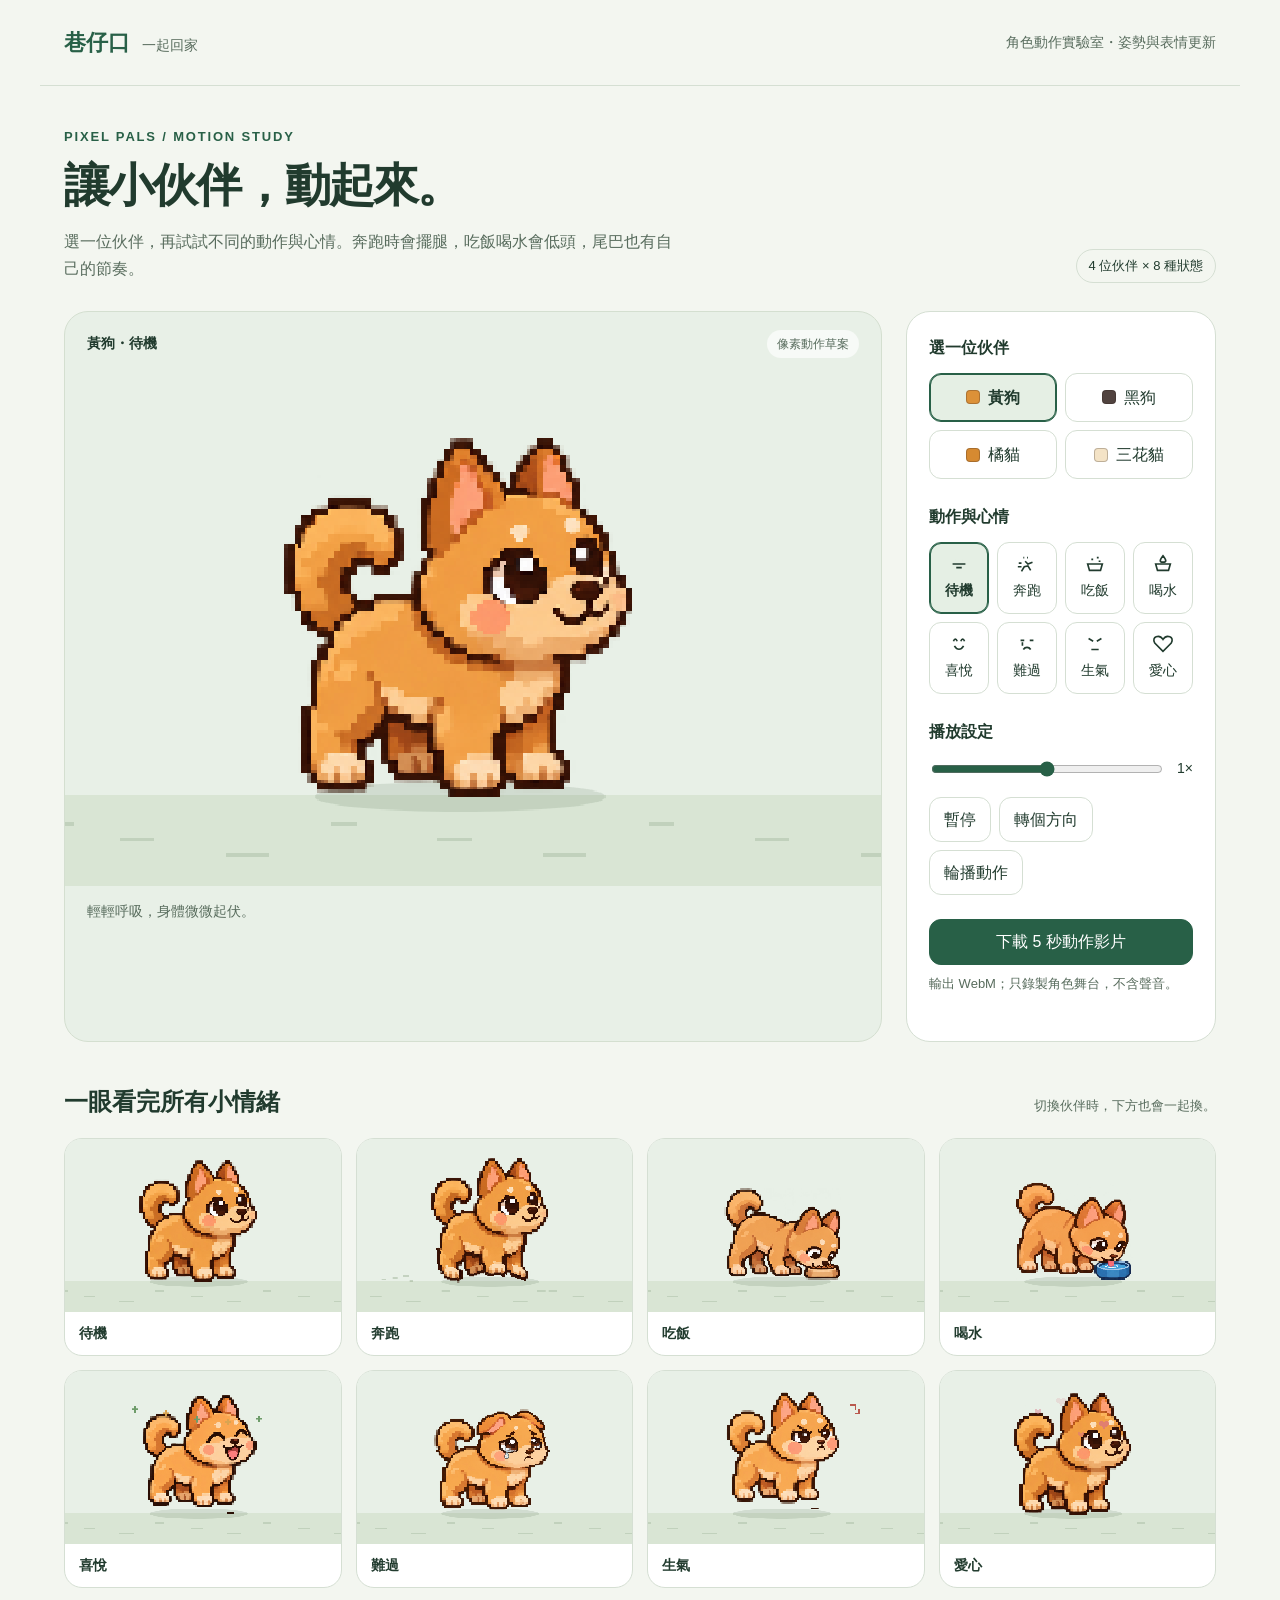
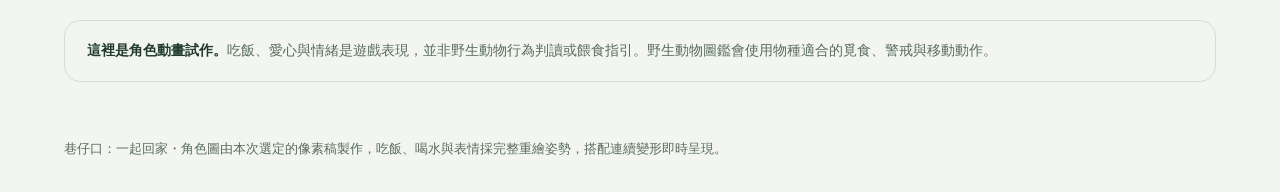
<file: motion.html>
<!doctype html>
<html lang="zh-Hant-TW"><head><meta charset="utf-8"><meta name="viewport" content="width=device-width,initial-scale=1"><meta name="robots" content="noindex"><title>像素伙伴・動作試玩｜巷仔口</title>
<style>
:root{color-scheme:light;--ink:#213b2e;--muted:#586c5d;--green:#286047;--line:#d5dfd3;--paper:#f3f6f0;--pink:#f8e1e1}*{box-sizing:border-box}body{margin:0;background:var(--paper);color:var(--ink);font:16px/1.7 -apple-system,BlinkMacSystemFont,"PingFang TC","Microsoft JhengHei",sans-serif}button,input{font:inherit}button{cursor:pointer}a{color:var(--green)}button:focus-visible,a:focus-visible,input:focus-visible{outline:3px solid #b97942;outline-offset:4px}header{max-width:1200px;margin:auto;padding:24px;display:flex;justify-content:space-between;gap:16px;align-items:center;border-bottom:1px solid var(--line)}.brand{font-weight:800;font-size:22px;text-decoration:none}.brand span{font-size:14px;font-weight:400;margin-left:12px;color:var(--muted)}.meta{font-size:14px;color:var(--muted)}main{max-width:1200px;margin:auto;padding:40px 24px 56px}.intro{display:flex;justify-content:space-between;gap:24px;align-items:end;margin-bottom:28px}.eyebrow{font-size:13px;letter-spacing:.14em;color:var(--green);font-weight:700;margin:0 0 8px}h1{font-size:clamp(30px,4vw,46px);line-height:1.3;letter-spacing:-.04em;margin:0}p{margin:0}.intro p:last-child{color:var(--muted);margin-top:12px;max-width:38em}.pill{border:1px solid var(--line);border-radius:999px;padding:5px 12px;white-space:nowrap;font-size:13px}.workspace{display:grid;grid-template-columns:minmax(0,1fr) 310px;gap:24px}.stage{background:#e8f0e7;border:1px solid #d4dfd0;border-radius:24px;overflow:hidden;min-width:0;position:relative}.stage-top{display:flex;justify-content:space-between;align-items:center;gap:12px;padding:18px 22px}.status{font-size:14px;font-weight:700}.tag{font-size:12px;background:#ffffffa8;border-radius:999px;padding:4px 10px;color:var(--muted)}canvas{display:block;width:100%;height:auto;image-rendering:pixelated}.stage-note{padding:14px 22px 18px;font-size:14px;color:var(--muted);min-height:60px}.controls{background:white;border:1px solid var(--line);border-radius:24px;padding:22px;display:grid;gap:24px;align-content:start}h2{font-size:16px;margin:0 0 12px}.pet-grid{display:grid;grid-template-columns:repeat(2,minmax(0,1fr));gap:8px}.choice{min-height:48px;border:1px solid var(--line);border-radius:12px;background:#fff;color:var(--ink);padding:10px 8px;display:flex;gap:8px;justify-content:center;align-items:center}.choice[aria-pressed=true]{border-color:var(--green);background:#e5efe4;box-shadow:inset 0 0 0 1px var(--green);font-weight:700}.dot{width:14px;height:14px;border-radius:4px;border:1px solid #2b211b44}.actions{display:grid;grid-template-columns:repeat(4,minmax(0,1fr));gap:8px}.act{display:grid;place-items:center;gap:4px;min-height:66px;font-size:14px}.act svg{width:22px;height:22px;stroke:currentColor;fill:none;stroke-width:1.8}.slider{display:flex;align-items:center;gap:12px}.slider input{width:100%;accent-color:var(--green)}output{white-space:nowrap;font-size:14px}.tool-row{display:flex;gap:8px;flex-wrap:wrap;margin-top:16px}.tool{min-height:44px;padding:8px 14px;border:1px solid var(--line);border-radius:12px;background:white;color:var(--ink)}.primary{background:var(--green);border-color:var(--green);color:white}.wide{width:100%}.hint{font-size:13px;color:var(--muted);margin-top:8px}.gallery-section{margin-top:40px}.gallery-top{display:flex;align-items:center;justify-content:space-between;gap:16px;margin-bottom:16px}.gallery-top h2{font-size:24px;margin:0}.gallery{display:grid;grid-template-columns:repeat(4,minmax(0,1fr));gap:14px}.mini{margin:0;background:white;border:1px solid var(--line);border-radius:18px;overflow:hidden}.mini canvas{background:#e8f0e7}.mini figcaption{padding:10px 14px;font-size:14px;font-weight:700}.banner{padding:18px 22px;border:1px solid var(--line);border-radius:16px;font-size:14px;color:var(--muted);margin-top:32px}.banner b{color:var(--ink)}.notice{min-height:24px;font-size:14px;color:var(--green)}footer{max-width:1200px;margin:auto;padding:0 24px 32px;font-size:13px;color:var(--muted)}@media(max-width:900px){.workspace{grid-template-columns:minmax(0,1fr)}.controls{grid-template-columns:minmax(0,1fr) minmax(0,1fr);gap:20px}.gallery{grid-template-columns:repeat(2,minmax(0,1fr))}}@media(max-width:520px){header{padding:18px}.brand span,.meta,.intro>.pill{display:none}main{padding:28px 16px 40px}.controls{grid-template-columns:minmax(0,1fr);padding:18px}.intro{margin-bottom:20px}.stage-top{padding:16px}.actions{gap:6px}.act{font-size:13px}.gallery{gap:10px}.gallery-top{align-items:start;flex-direction:column}.stage-note{padding-inline:16px}.tag{font-size:11px}}@media(prefers-reduced-motion:reduce){*{scroll-behavior:auto!important}}
</style></head><body>
<header><a class="brand" href="index.html">巷仔口<span>一起回家</span></a><p class="meta">角色動作實驗室・姿勢與表情更新</p></header>
<main><section class="intro"><div><p class="eyebrow">PIXEL PALS / MOTION STUDY</p><h1>讓小伙伴，動起來。</h1><p>選一位伙伴，再試試不同的動作與心情。奔跑時會擺腿，吃飯喝水會低頭，尾巴也有自己的節奏。</p></div><span class="pill">4 位伙伴 × 8 種狀態</span></section>
<div class="workspace"><section class="stage" aria-label="動作舞台"><div class="stage-top"><p class="status" id="status">黃狗・待機</p><span class="tag">像素動作草案</span></div><canvas id="mainCanvas" width="640" height="400" role="img" aria-label="黃狗：待機動作預覽"></canvas><p class="stage-note" id="actionHint">正在載入伙伴……</p></section>
<aside class="controls" aria-label="動作控制"><section><h2>選一位伙伴</h2><div class="pet-grid" id="pets"></div></section><section><h2>動作與心情</h2><div class="actions" id="actions"></div></section><section><h2>播放設定</h2><label class="slider" for="speed"><input id="speed" type="range" min="50" max="150" value="100" step="25"><output id="speedValue" for="speed">1×</output></label><div class="tool-row"><button class="tool" id="pause">暫停</button><button class="tool" id="flip">轉個方向</button><button class="tool" id="cycle" aria-pressed="false">輪播動作</button></div></section><section><button class="tool primary wide" id="record">下載 5 秒動作影片</button><p class="hint">輸出 WebM；只錄製角色舞台，不含聲音。</p><p id="notice" class="notice" role="status" aria-live="polite"></p></section></aside></div>
<section class="gallery-section"><div class="gallery-top"><h2>一眼看完所有小情緒</h2><p class="hint">切換伙伴時，下方也會一起換。</p></div><div class="gallery" id="gallery"></div></section>
<div class="banner"><b>這裡是角色動畫試作。</b>吃飯、愛心與情緒是遊戲表現，並非野生動物行為判讀或餵食指引。野生動物圖鑑會使用物種適合的覓食、警戒與移動動作。</div>
</main><footer>巷仔口：一起回家・角色圖由本次選定的像素稿製作，吃飯、喝水與表情採完整重繪姿勢，搭配連續變形即時呈現。</footer>
<script src="pet-motion.js?v=sad-wildlife-20261126"></script>
<script>
const $=s=>document.querySelector(s),icons={idle:'M5 12h14M8 8h.01M16 8h.01M9 16h6',run:'m6 20 3-5 4-1 3 5M8 5h1m3 0h1m-3 4 3 3 5-2M3 11h3m-4 4h4',eat:'M4 12h16l-2 7H6l-2-7ZM8 7h2m4-2h2m0 4h2',drink:'M4 12h16l-2 7H6l-2-7ZM12 3c-4 5-4 7 0 7s4-2 0-7Z',happy:'M6 9c1-3 3-3 4 0m4 0c1-3 3-3 4 0M7 14c3 5 7 5 10 0',sad:'M5 8h4m6 0h4M8 18c2-3 6-3 8 0M7 10v4',angry:'m5 6 5 3m9-3-5 3M8 18h8M7 11h.01M17 11h.01',love:'M12 20 3 11C-1 4 8 1 12 7c4-6 13-3 9 4l-9 9Z'};
const P=PixelPals;let selected='gold',action='idle',main,minis=[],cycle=null,recording=false;
$('#pets').innerHTML=P.PETS.map(p=>'<button class="choice" data-pet="'+p.id+'" aria-pressed="'+(p.id===selected)+'"><span class="dot" style="background:'+p.coat+'"></span>'+p.name+'</button>').join('');
$('#actions').innerHTML=P.ACTIONS.map(a=>'<button class="choice act" data-action="'+a.id+'" aria-pressed="'+(a.id===action)+'"><svg viewBox="0 0 24 24" aria-hidden="true"><path d="'+icons[a.id]+'"/></svg>'+a.name+'</button>').join('');
function sync(){if(!main)return;main.set(selected,action);minis.forEach((m,i)=>m.set(selected,P.ACTIONS[i].id));document.querySelectorAll('[data-pet]').forEach(b=>b.setAttribute('aria-pressed',b.dataset.pet===selected));document.querySelectorAll('[data-action]').forEach(b=>b.setAttribute('aria-pressed',b.dataset.action===action));$('#status').textContent=P.PETS.find(p=>p.id===selected).name+'・'+P.ACTIONS.find(a=>a.id===action).name;$('#actionHint').textContent=P.ACTIONS.find(a=>a.id===action).hint;}
P.ready.then(()=>{main=new P.Animator($('#mainCanvas'));$('#gallery').innerHTML=P.ACTIONS.map(a=>'<figure class="mini"><canvas width="640" height="400" role="img" aria-label="'+a.name+'"></canvas><figcaption>'+a.name+'</figcaption></figure>').join('');minis=[...document.querySelectorAll('.mini canvas')].map((c,i)=>new P.Animator(c,selected,P.ACTIONS[i].id));sync();updatePause();}).catch(e=>{$('#actionHint').textContent=e.message;$('#notice').textContent='請重新整理後再試一次。';});
document.addEventListener('click',e=>{const p=e.target.closest('[data-pet]'),a=e.target.closest('[data-action]');if(recording)return;if(p){selected=p.dataset.pet;sync();}if(a){action=a.dataset.action;sync();}});
function updatePause(){$('#pause').textContent=main?.playing?'暫停':'播放';}
$('#pause').onclick=()=>{if(!main||recording)return;const play=!main.playing;[main,...minis].forEach(m=>m.playing=play);updatePause();};
$('#flip').onclick=()=>{if(!main||recording)return;[main,...minis].forEach(m=>m.direction*=-1);};
$('#speed').oninput=e=>{const speed=+e.target.value/100;$('#speedValue').textContent=speed+'×';[main,...minis].forEach(m=>{if(m)m.speed=speed;});};
$('#cycle').onclick=()=>{if(recording)return;if(cycle){clearInterval(cycle);cycle=null;}else cycle=setInterval(()=>{action=P.ACTIONS[(P.ACTIONS.findIndex(a=>a.id===action)+1)%P.ACTIONS.length].id;sync();},3500);$('#cycle').setAttribute('aria-pressed',!!cycle);};
$('#record').onclick=()=>{if(!main||recording)return;if(!window.MediaRecorder||!$('#mainCanvas').captureStream){$('#notice').textContent='這個瀏覽器尚未支援錄影；請用 Chrome 或 Edge 開啟。';return;}if(cycle){clearInterval(cycle);cycle=null;$('#cycle').setAttribute('aria-pressed',false);}const mime=['video/webm;codecs=vp9','video/webm;codecs=vp8','video/webm'].find(m=>MediaRecorder.isTypeSupported(m));if(!mime){$('#notice').textContent='這個瀏覽器未支援 WebM 錄影。';return;}const stream=$('#mainCanvas').captureStream(24),chunks=[],rec=new MediaRecorder(stream,{mimeType:mime});recording=true;main.playing=true;updatePause();$('#record').disabled=true;$('#notice').textContent='正在錄製 5 秒，請稍候……';rec.ondataavailable=e=>{if(e.data.size)chunks.push(e.data);};rec.onstop=()=>{stream.getTracks().forEach(t=>t.stop());const url=URL.createObjectURL(new Blob(chunks,{type:'video/webm'})),a=document.createElement('a');a.href=url;a.download='pixel-pals-'+selected+'-'+action+'.webm';a.click();setTimeout(()=>URL.revokeObjectURL(url),60000);recording=false;$('#record').disabled=false;$('#notice').textContent='影片已輸出。';};rec.start();setTimeout(()=>rec.stop(),5000);};
</script></body></html>
</file>
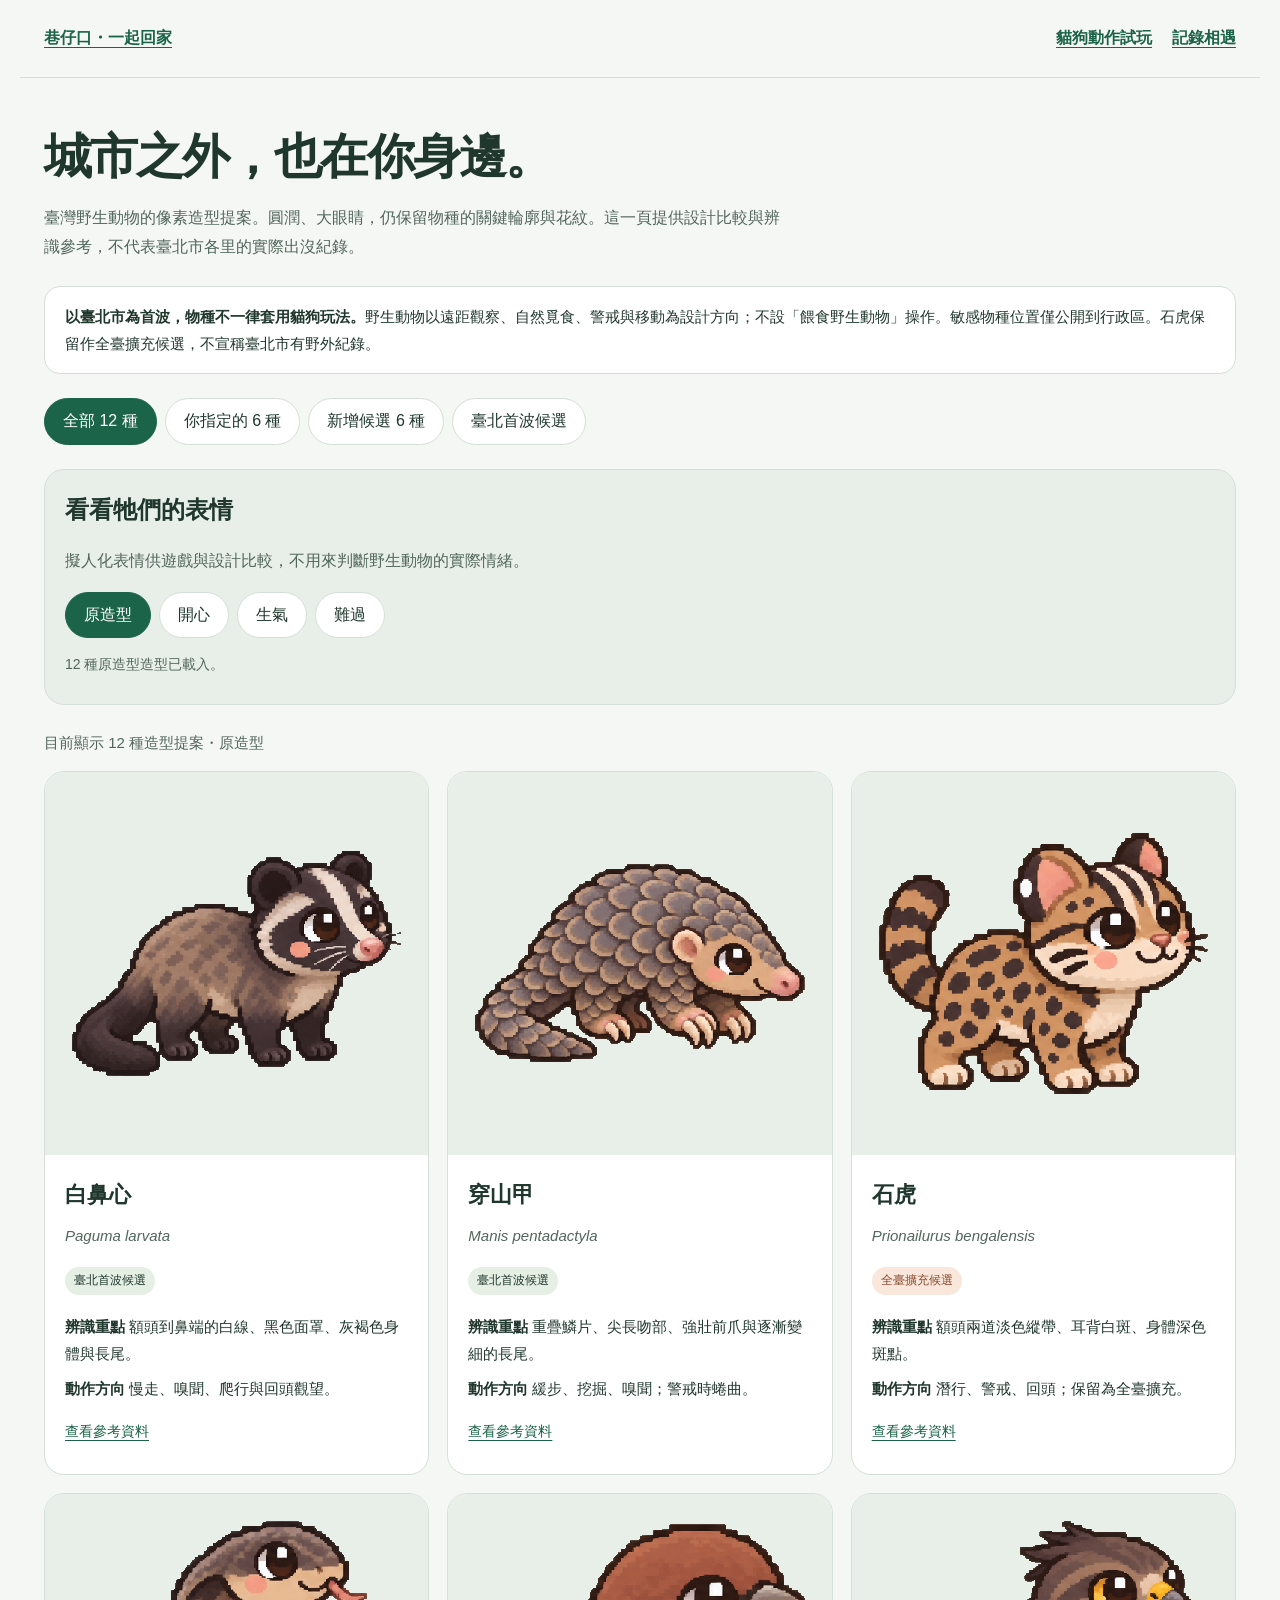
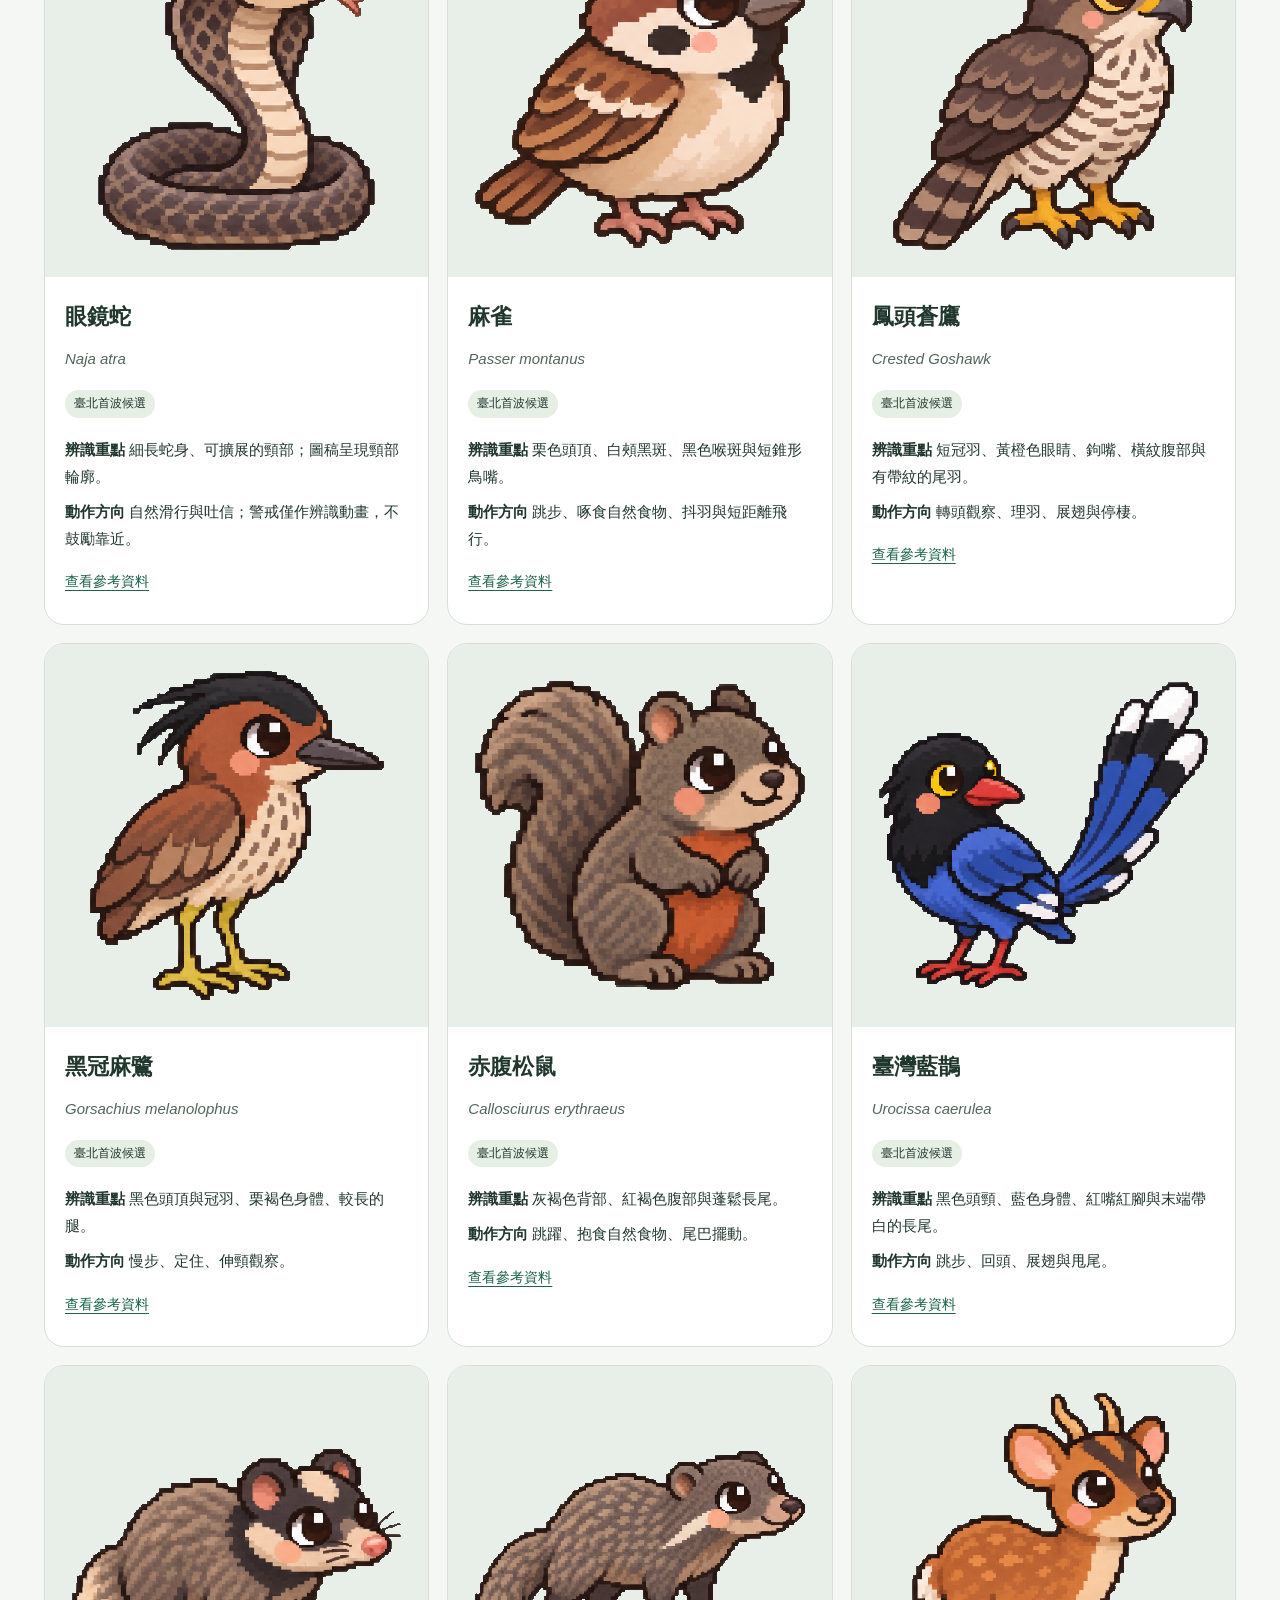
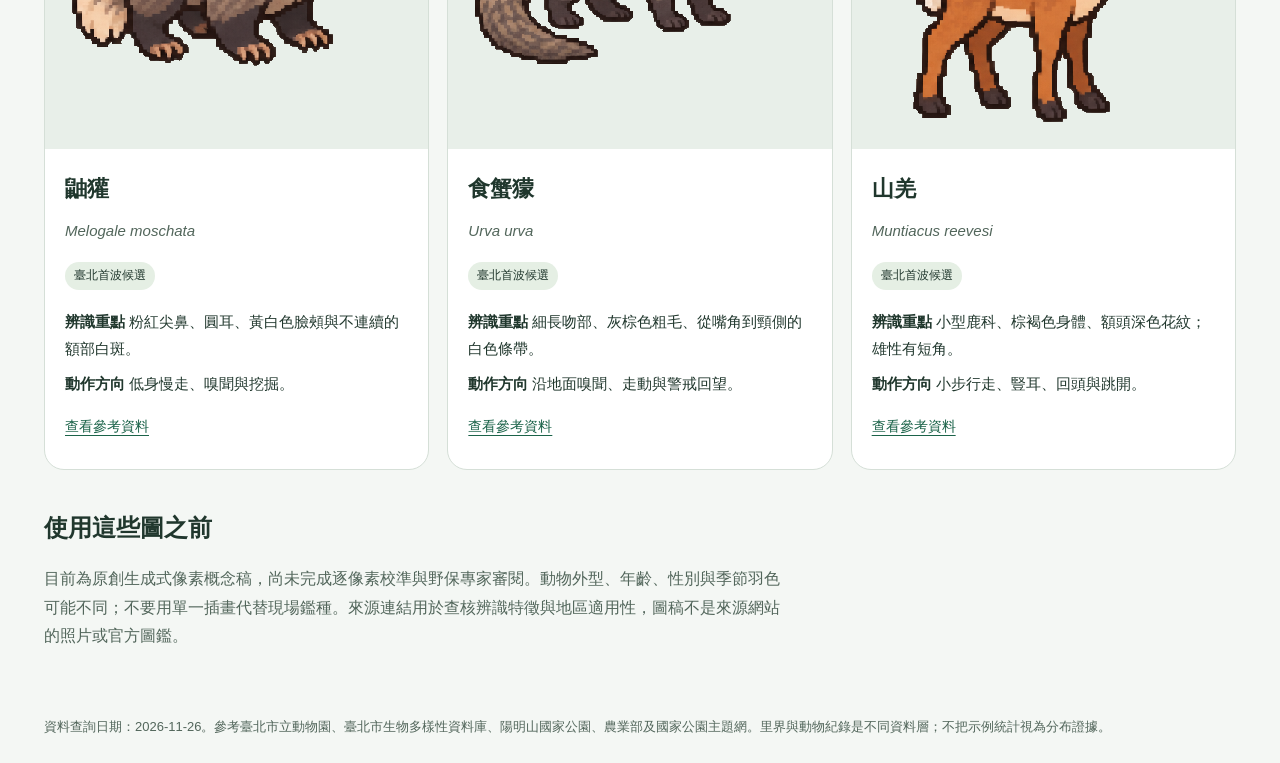
<file: wildlife.html>
<!doctype html><html lang="zh-Hant-TW"><head><meta charset="utf-8"><meta name="viewport" content="width=device-width,initial-scale=1"><title>臺灣野生動物・像素圖鑑提案｜巷仔口</title><style>
:root{color-scheme:light;font-family:-apple-system,BlinkMacSystemFont,"PingFang TC","Microsoft JhengHei",sans-serif;color:#20372d;background:#f4f7f4}*{box-sizing:border-box}body{margin:0;line-height:1.8}a{color:#1b6349;text-underline-offset:4px}header,main,footer{max-width:1240px;margin:auto;padding:24px}header{display:flex;justify-content:space-between;gap:16px;border-bottom:1px solid #d5dfd7}header a{font-weight:700}header nav{display:flex;gap:20px;flex-wrap:wrap}h1{font-size:clamp(30px,5vw,48px);line-height:1.3;margin:24px 0 16px;letter-spacing:-.04em}.lede{max-width:46em;color:#52665b}h2{font-size:24px;margin:36px 0 12px}.note{background:white;border:1px solid #d5dfd7;padding:16px 20px;border-radius:16px;font-size:15px;margin:24px 0}.filters{display:flex;gap:8px;flex-wrap:wrap;margin-block:24px}button{font:inherit;min-height:44px;padding:8px 18px;background:white;border:1px solid #d5dfd7;border-radius:999px;color:#20372d;cursor:pointer}button[aria-pressed=true]{background:#1b6349;color:white;border-color:#1b6349}.emotion-panel{padding:0 20px 12px;border:1px solid #d5dfd7;border-radius:20px;background:#e8efe9;margin-block:24px}.emotion-panel h2{margin-top:18px}.emotion-panel .filters{margin-block:12px}#artNotice{font-size:14px;color:#52665b}.grid{display:grid;grid-template-columns:repeat(3,minmax(0,1fr));gap:18px}.card{background:white;border:1px solid #d5dfd7;border-radius:20px;overflow:hidden;min-width:0}.art{display:block;width:100%;height:auto;aspect-ratio:1;background-repeat:no-repeat;background-size:300% 200%;background-color:#e8efe9;image-rendering:pixelated}.info{padding:20px}.info h2{margin:0 0 4px;font-size:22px}.latin{font-size:13px;color:#52665b;font-style:italic;overflow-wrap:anywhere}.badge{display:inline-block;font-size:12px;padding:3px 9px;background:#e5efe4;border-radius:99px;margin-block:10px}.badge.extended{background:#f8e7da;color:#88482e}.info p{font-size:15px;margin:8px 0}.info a{font-size:14px;display:inline-flex;align-items:center;min-height:44px}footer{font-size:13px;color:#52665b}#count{color:#52665b;font-size:15px}:focus-visible{outline:3px solid #1b6349;outline-offset:3px}@media(max-width:850px){.grid{grid-template-columns:repeat(2,minmax(0,1fr))}}@media(max-width:520px){header,main,footer{padding:18px}.grid{grid-template-columns:minmax(0,1fr)}.art{aspect-ratio:1}.info{padding:18px}header{flex-direction:column}}
</style></head><body><header><a href="index.html">巷仔口・一起回家</a><nav><a href="motion.html">貓狗動作試玩</a><a href="index.html#record">記錄相遇</a></nav></header><main><h1>城市之外，也在你身邊。</h1><p class="lede">臺灣野生動物的像素造型提案。圓潤、大眼睛，仍保留物種的關鍵輪廓與花紋。這一頁提供設計比較與辨識參考，不代表臺北市各里的實際出沒紀錄。</p><div class="note"><b>以臺北市為首波，物種不一律套用貓狗玩法。</b>野生動物以遠距觀察、自然覓食、警戒與移動為設計方向；不設「餵食野生動物」操作。敏感物種位置僅公開到行政區。石虎保留作全臺擴充候選，不宣稱臺北市有野外紀錄。</div><div class="filters" role="group" aria-label="候選物種篩選"><button data-filter="all" aria-pressed="true">全部 12 種</button><button data-filter="requested" aria-pressed="false">你指定的 6 種</button><button data-filter="additional" aria-pressed="false">新增候選 6 種</button><button data-filter="taipei" aria-pressed="false">臺北首波候選</button></div><section class="emotion-panel" aria-label="角色表情"><h2>看看牠們的表情</h2><p class="lede">擬人化表情供遊戲與設計比較，不用來判斷野生動物的實際情緒。</p><div class="filters" role="group" aria-label="切換表情"><button data-mood="neutral" aria-pressed="true">原造型</button><button data-mood="happy" aria-pressed="false">開心</button><button data-mood="angry" aria-pressed="false">生氣</button><button data-mood="sad" aria-pressed="false">難過</button></div><p id="artNotice" role="status"></p></section><p id="count" role="status"></p><section class="grid" id="grid" aria-label="野生動物造型"></section><h2>使用這些圖之前</h2><p class="lede">目前為原創生成式像素概念稿，尚未完成逐像素校準與野保專家審閱。動物外型、年齡、性別與季節羽色可能不同；不要用單一插畫代替現場鑑種。來源連結用於查核辨識特徵與地區適用性，圖稿不是來源網站的照片或官方圖鑑。</p></main><footer>資料查詢日期：2026-11-26。參考臺北市立動物園、臺北市生物多樣性資料庫、陽明山國家公園、農業部及國家公園主題網。里界與動物紀錄是不同資料層；不把示例統計視為分布證據。</footer><script>
const zoo='https://www.zoo.gov.taipei/News_Content.aspx?n=CC7DF0D6519201FD&sms=D5A439C2736D52BF&s=';
const animals=[
{name:'白鼻心',latin:'Paguma larvata',set:'a',i:0,type:'requested',local:true,look:'額頭到鼻端的白線、黑色面罩、灰褐色身體與長尾。',motion:'慢走、嗅聞、爬行與回頭觀望。',url:zoo+'EBE8B214FF7BBFEE'},
{name:'穿山甲',latin:'Manis pentadactyla',set:'a',i:1,type:'requested',local:true,look:'重疊鱗片、尖長吻部、強壯前爪與逐漸變細的長尾。',motion:'緩步、挖掘、嗅聞；警戒時蜷曲。',url:'https://www.zoo.gov.tw/2025Rightwherelivesbelong/Endangered_Animals.html'},
{name:'石虎',latin:'Prionailurus bengalensis',set:'a',i:2,type:'requested',local:false,look:'額頭兩道淡色縱帶、耳背白斑、身體深色斑點。',motion:'潛行、警戒、回頭；保留為全臺擴充。',url:zoo+'327A85C2DDFE5057'},
{name:'眼鏡蛇',latin:'Naja atra',set:'a',i:3,type:'requested',local:true,look:'細長蛇身、可擴展的頸部；圖稿呈現頸部輪廓。',motion:'自然滑行與吐信；警戒僅作辨識動畫，不鼓勵靠近。',url:'https://www.ymsnp.gov.tw/ch/florafauna/amphibians-and-reptiles/401'},
{name:'麻雀',latin:'Passer montanus',set:'a',i:4,type:'requested',local:true,look:'栗色頭頂、白頰黑斑、黑色喉斑與短錐形鳥嘴。',motion:'跳步、啄食自然食物、抖羽與短距離飛行。',url:'https://www.zoo.gov.tw/2025Rightwherelivesbelong/Native_Species.html'},
{name:'鳳頭蒼鷹',latin:'Crested Goshawk',set:'a',i:5,type:'requested',local:true,look:'短冠羽、黃橙色眼睛、鉤嘴、橫紋腹部與有帶紋的尾羽。',motion:'轉頭觀察、理羽、展翅與停棲。',url:'https://www.ymsnp.gov.tw/ch/florafauna/birds/378'},
{name:'黑冠麻鷺',latin:'Gorsachius melanolophus',set:'b',i:0,type:'additional',local:true,look:'黑色頭頂與冠羽、栗褐色身體、較長的腿。',motion:'慢步、定住、伸頸觀察。',url:'https://kmweb.moa.gov.tw/theme_data.php?id=138&theme=bird_illustration'},
{name:'赤腹松鼠',latin:'Callosciurus erythraeus',set:'b',i:1,type:'additional',local:true,look:'灰褐色背部、紅褐色腹部與蓬鬆長尾。',motion:'跳躍、抱食自然食物、尾巴擺動。',url:'https://biodiv.gov.taipei/page/additional/show.aspx?num=916&page=116'},
{name:'臺灣藍鵲',latin:'Urocissa caerulea',set:'b',i:2,type:'additional',local:true,look:'黑色頭頸、藍色身體、紅嘴紅腳與末端帶白的長尾。',motion:'跳步、回頭、展翅與甩尾。',url:'https://www.taiwan.nps.gov.tw/home/zh-tw/eco-gallery/21330.html'},
{name:'鼬獾',latin:'Melogale moschata',set:'b',i:3,type:'additional',local:true,look:'粉紅尖鼻、圓耳、黃白色臉頰與不連續的額部白斑。',motion:'低身慢走、嗅聞與挖掘。',url:zoo+'12C997F9B894F08C'},
{name:'食蟹獴',latin:'Urva urva',set:'b',i:4,type:'additional',local:true,look:'細長吻部、灰棕色粗毛、從嘴角到頸側的白色條帶。',motion:'沿地面嗅聞、走動與警戒回望。',url:'https://biodiv.gov.taipei/page/additional/show.aspx?num=933&page=118'},
{name:'山羌',latin:'Muntiacus reevesi',set:'b',i:5,type:'additional',local:true,look:'小型鹿科、棕褐色身體、額頭深色花紋；雄性有短角。',motion:'小步行走、豎耳、回頭與跳開。',url:zoo+'D1FBB99533192CD5'}
];

// Generated sheets have irregular gutters. Isolate their six opaque connected
// silhouettes at runtime instead of cutting tails and noses at equal grid lines.
const sprites = {}, sheetLoads = new Map();
const moods = {neutral:'原造型',happy:'開心',angry:'生氣',sad:'難過'};
const requestedMood = new URLSearchParams(location.search).get('mood');
let currentMood = Object.hasOwn(moods,requestedMood) ? requestedMood : 'neutral', currentFilter = 'all';
async function prepareSheet(key,mood) {
  const img = new Image();
  await new Promise((ok,no)=>{img.onload=ok;img.onerror=no;img.src='assets/'+(mood==='neutral'?'wildlife-concepts-'+key:'wildlife-'+key+'-'+mood)+'.png?v=emotions-20261126';});
  const cv=document.createElement('canvas');cv.width=img.width;cv.height=img.height;
  const cx=cv.getContext('2d',{willReadFrequently:true});cx.drawImage(img,0,0);
  const data=cx.getImageData(0,0,cv.width,cv.height),W=cv.width,H=cv.height;
  const labels=new Int32Array(W*H),queue=new Int32Array(W*H),found=[];let label=0;
  for(let i=0;i<W*H;i++){
    if(labels[i]||data.data[i*4+3]<180)continue;
    label++;let front=0,back=1;queue[0]=i;labels[i]=label;
    let x0=W,y0=H,x1=0,y1=0,count=0;
    while(front<back){
      const q=queue[front++],x=q%W,y=Math.floor(q/W);count++;
      x0=Math.min(x0,x);y0=Math.min(y0,y);x1=Math.max(x1,x);y1=Math.max(y1,y);
      for(const n of [x>0?q-1:-1,x<W-1?q+1:-1,y>0?q-W:-1,y<H-1?q+W:-1])
        if(n>=0&&!labels[n]&&data.data[n*4+3]>=180){labels[n]=label;queue[back++]=n;}
    }
    if(count>5000)found.push({label,x0,y0,x1,y1});
  }
  for(const b of found){
    const tile=Math.min(2,Math.floor((b.x0+b.x1)/2/(W/3)))+3*Math.min(1,Math.floor((b.y0+b.y1)/2/(H/2)));
    const cut=document.createElement('canvas');cut.width=b.x1-b.x0+1;cut.height=b.y1-b.y0+1;
    const tx=cut.getContext('2d'),out=tx.createImageData(cut.width,cut.height);
    for(let y=0;y<cut.height;y++)for(let x=0;x<cut.width;x++){
      const q=(b.y0+y)*W+b.x0+x;if(labels[q]===b.label)out.data.set(data.data.subarray(q*4,q*4+4),(y*cut.width+x)*4);
    }
    tx.putImageData(out,0,0);sprites[key+'-'+mood+'-'+tile]=cut;
  }
  if(![0,1,2,3,4,5].every(i=>sprites[key+'-'+mood+'-'+i]))throw Error('圖集角色不完整');
  paintSprites();
}
function paintSprites(){document.querySelectorAll('canvas[data-sheet]').forEach(cv=>{
  const sprite=sprites[cv.dataset.sheet+'-'+cv.dataset.emotion+'-'+cv.dataset.index];
  cv.dataset.loaded=String(!!sprite);if(!sprite){cv.getContext('2d').clearRect(0,0,512,512);return;}
  const ctx=cv.getContext('2d');ctx.clearRect(0,0,512,512);ctx.imageSmoothingEnabled=false;
  const scale=440/Math.max(sprite.width,sprite.height),w=sprite.width*scale,h=sprite.height*scale;
  ctx.drawImage(sprite,Math.round((512-w)/2),Math.round((512-h)/2),Math.round(w),Math.round(h));
});}
async function ensureMood(mood) {
  const notice=document.getElementById('artNotice');
  notice.textContent='正在載入'+moods[mood]+'圖稿…';
  try {
    await Promise.all(['a','b'].map(key=>{
      const id=key+'-'+mood;
      if(!sheetLoads.has(id))sheetLoads.set(id,prepareSheet(key,mood).catch(e=>{sheetLoads.delete(id);throw e;}));
      return sheetLoads.get(id);
    }));
    if(currentMood===mood)notice.textContent='12 種'+moods[mood]+'造型已載入。';
  } catch(e) {if(currentMood===mood)notice.textContent='圖稿未能載入，請再按一次表情重試。';}
}
function syncMoodButtons(){document.querySelectorAll('[data-mood]').forEach(b=>b.setAttribute('aria-pressed',b.dataset.mood===currentMood));}
document.querySelectorAll('[data-mood]').forEach(b=>b.onclick=()=>{
  currentMood=b.dataset.mood;syncMoodButtons();render(currentFilter);ensureMood(currentMood);
});

function render(filter){currentFilter=filter;const list=animals.filter(a=>filter==='all'||filter===a.type||filter==='taipei'&&a.local);document.getElementById('count').textContent='目前顯示 '+list.length+' 種造型提案・'+moods[currentMood];document.getElementById('grid').innerHTML=list.map(a=>'<article class="card"><canvas class="art" width="512" height="512" role="img" aria-label="'+a.name+'的'+moods[currentMood]+'像素造型概念圖" data-emotion="'+currentMood+'" data-sheet="'+a.set+'" data-index="'+a.i+'"></canvas><div class="info"><h2>'+a.name+'</h2><p class="latin">'+a.latin+'</p><span class="badge '+(a.local?'':'extended')+'">'+(a.local?'臺北首波候選':'全臺擴充候選')+'</span><p><b>辨識重點</b> '+a.look+'</p><p><b>動作方向</b> '+a.motion+'</p><a href="'+a.url+'" target="_blank" rel="noopener noreferrer">查看參考資料</a></div></article>').join('');paintSprites();}
document.querySelectorAll('[data-filter]').forEach(b=>b.onclick=()=>{document.querySelectorAll('[data-filter]').forEach(x=>x.setAttribute('aria-pressed',x===b));render(b.dataset.filter);});syncMoodButtons();render('all');ensureMood(currentMood);
</script></body></html>
</file>
<file: polish.css>
/* 巷仔口：街區散步視覺。覆寫展示樣式，不改地圖資料與互動。 */
:root {
  --paper:#f4f7f4; --paper2:#e8efe9; --surface:#ffffff;
  --ink:#20372d; --muted:#52665b; --rule:#9eafa3; --rule2:#d5dfd7;
  --accent:#1b6349; --on-accent:#ffffff; --accent-soft:#e0eee5;
  --warm:#9b4c2e; --warm-soft:#f8e7da;
  --shadow:0 12px 36px rgba(24,60,39,.06);
  --scene-sky:#e5efe8; --scene-ground:#d4e2d5; --scene-line:#bbcfbf;
  --sun:#e8b878; --cloud:#f9fcf8; --house-a:#f4e4c6; --house-b:#c9d7bf;
  --roof:#547968; --window:#809f92; --door:#587d6c; --awning:#b9764e;
  --foliage:#3b7154; --leaf-light:#669371; --trunk:#88745c;
  --r:16px; --r-sm:10px; --r-lg:24px;
}
:root[data-theme="dark"] {
  --paper:#141f1a; --paper2:#22342a; --surface:#1b2a22;
  --ink:#e8f1e9; --muted:#b1c4b5; --rule:#6f8978; --rule2:#344b3d;
  --accent:#91d7ad; --on-accent:#132c20; --accent-soft:#294636;
  --warm:#f1bd94; --warm-soft:#493429; --shadow:none;
  --scene-sky:#243e32; --scene-ground:#334d3a; --scene-line:#45624c;
  --sun:#cda46b; --cloud:#496454; --house-a:#a19170; --house-b:#70876b;
  --roof:#335847; --window:#cfb783; --door:#3a5849; --awning:#af805a;
  --foliage:#3e6a4e; --leaf-light:#5f8b64; --trunk:#a38c67;
}
@media (prefers-color-scheme:dark) {
  :root:not([data-theme="light"]) {
    --paper:#141f1a; --paper2:#22342a; --surface:#1b2a22;
    --ink:#e8f1e9; --muted:#b1c4b5; --rule:#6f8978; --rule2:#344b3d;
    --accent:#91d7ad; --on-accent:#132c20; --accent-soft:#294636;
    --warm:#f1bd94; --warm-soft:#493429; --shadow:none;
    --scene-sky:#243e32; --scene-ground:#334d3a; --scene-line:#45624c;
    --sun:#cda46b; --cloud:#496454; --house-a:#a19170; --house-b:#70876b;
    --roof:#335847; --window:#cfb783; --door:#3a5849; --awning:#af805a;
    --foliage:#3e6a4e; --leaf-light:#5f8b64; --trunk:#a38c67;
  }
}
body {font-size:17px;line-height:1.8}
button,a,input,select,textarea {touch-action:manipulation}
.band {background:var(--ink)}
.band-in {max-width:1440px;gap:6px 20px;padding-block:10px}
.band .band-btn,.band .seg {border-color:color-mix(in srgb,var(--paper) 35%,transparent)}
.band .band-btn {border-radius:10px}
.band .seg button+button {border-color:color-mix(in srgb,var(--paper) 35%,transparent)}
.band-note {font-size:13px}
.stage {max-width:1440px;grid-template-columns:minmax(0,1fr) 280px;gap:32px;padding-top:24px}
.app {background:var(--surface);border:1px solid var(--rule2);border-radius:var(--r-lg);box-shadow:var(--shadow)}
.pad {padding-inline:clamp(20px,3cqi,40px)}
.site {padding-block:22px;align-items:center;gap:16px;border-bottom:1px solid var(--rule2)}
.wordmark {font-size:30px;color:var(--accent);display:flex;align-items:center;flex-wrap:wrap;gap:6px 10px}
.wordmark-sub {font-size:14px;letter-spacing:.08em;margin-left:0;color:var(--muted)}
.nav {gap:6px 18px}
.nav button {font-size:15px;min-height:44px;display:inline-flex;align-items:center;border-bottom-width:2px}
.nav button[aria-current="page"] {color:var(--accent)}
.page {padding-top:32px;padding-bottom:16px}
.foot {border-top:1px solid var(--rule2);padding-block:24px;margin-top:48px;color:var(--muted)}
.foot p {font-size:13px}
.tabbar {background:var(--surface);border-top:1px solid var(--rule2);border-radius:0 0 var(--r-lg) var(--r-lg);padding-top:6px}
.tabbar button {color:var(--muted);border-top:0;margin-top:0;gap:4px;min-height:68px}
.tabbar button[aria-current="page"] {color:var(--accent)}
.tabbar button[aria-current="page"] svg {background:var(--accent-soft);box-shadow:0 0 0 8px var(--accent-soft);border-radius:8px}
.tabbar button svg {margin-bottom:4px}
.btn {border-color:var(--rule2);background:var(--surface);font-weight:700;padding-inline:20px;min-height:48px}
.btn:hover {background:var(--accent-soft);color:var(--accent);border-color:var(--accent)}
.btn.primary {box-shadow:0 4px 12px color-mix(in srgb,var(--accent) 16%,transparent)}
.btn.quiet {background:transparent;font-weight:400}
.btn.quiet:hover {border-color:transparent}
input[type=text],input[type=datetime-local],textarea,select {background:var(--surface);border-color:var(--rule);border-radius:var(--r-sm)}
.chip {border-color:var(--rule2);background:var(--surface);border-radius:12px}
.chip:hover {border-color:var(--accent)}
.chip[aria-pressed="true"] {background:var(--accent);border-color:var(--accent);color:var(--on-accent)}
.seg {border-color:var(--rule)}
.seg button+button {border-color:var(--rule)}
.seg button[aria-pressed="true"] {background:var(--accent);color:var(--on-accent)}
.map,.pv,.photo-box {border-color:var(--rule)}
.home-page .hero {display:grid;grid-template-columns:minmax(0,1fr);gap:32px}
.welcome {display:grid;grid-template-columns:minmax(0,1fr);gap:24px;align-items:center}
.hero-copy {min-width:0}
.eyebrow {font-size:14px;color:var(--accent);letter-spacing:.06em;margin-bottom:16px;font-weight:700}
.home-page h1 {font-size:clamp(32px,5.4cqi,54px);line-height:1.4;letter-spacing:-.035em}
.home-page h1 span {color:var(--accent)}
.home-page .lede {font-size:17px;line-height:1.9;color:var(--muted);margin-top:18px;max-width:31em}
.home-page .cta {gap:8px;margin-top:24px}
.neighborhood {position:relative;min-width:0;overflow:hidden;aspect-ratio:560/370;background:var(--scene-sky);border-radius:24px}
.scene-caption {position:absolute;top:24px;left:24px;right:20px;font-size:14px;color:var(--ink);z-index:1}
.street-art {position:absolute;bottom:0;left:0;width:100%;height:auto;display:block}
.scene-label {position:absolute;bottom:12px;right:16px;color:var(--ink);font-size:13px}
.scene-animal {position:absolute;width:23%;bottom:10%;line-height:0}
.scene-dog {left:27%;transform:scaleX(-1)}
.scene-cat {left:61%;bottom:16%;width:20%}
.scene-animal .px {width:100%;height:auto;aspect-ratio:1;padding:0;background:transparent;border-radius:0;box-sizing:border-box}
.tut-hint {background:var(--paper);border:1px solid var(--rule2);padding:12px 16px;margin-bottom:28px;gap:8px 16px}
.tut-hint p {font-size:15px;font-weight:400}
.tut-hint .btn {font-size:14px;min-height:44px;padding-inline:14px}
.home-page .score {display:grid;grid-template-columns:minmax(0,1fr);gap:0 24px;padding:24px;background:var(--paper);border:1px solid var(--rule2);border-radius:20px}
.score-head {grid-column:1/-1;padding-bottom:16px;border-bottom:1px solid var(--rule2);gap:6px 12px}
.score-head b {color:var(--accent);font-size:18px}
.score-head .sample {margin-left:auto}
.home-page .metric {border-bottom:1px solid var(--rule2);padding-block:20px}
.metric h2 {font-size:18px;color:var(--accent)}
.metric .big {font-family:var(--ui);font-size:52px;line-height:1.2;letter-spacing:-.04em;color:var(--ink);margin-block:8px}
.metric .big small {font-size:16px;letter-spacing:0;white-space:nowrap}
.metric p {font-size:15px;line-height:1.8}
.metric details {color:var(--muted)}
.metric summary {font-size:14px}
.metric #home-dex {font-size:14px;min-height:44px;padding-inline:12px}
.goals h3 {font-size:17px}
.goal {margin-top:16px}
.goal-row {font-size:14px;gap:4px 8px}
.goal-row b {color:var(--accent)}
.bar {border:0;height:7px;margin-top:8px;background:var(--rule2)}
.bar span {background:var(--accent)}
.goals .note {font-size:13px;line-height:1.7;margin-top:16px}
.home-page section.block {margin-top:48px;border-top:1px solid var(--rule2);padding-top:28px}
h2.sec {font-size:clamp(24px,3.4cqi,30px);letter-spacing:-.025em}
.sec-lede {font-size:16px;color:var(--muted);line-height:1.9}
.journey {gap:12px;margin-top:24px}
.journey li {padding:20px;background:var(--paper);border:1px solid var(--rule2);border-radius:16px}
.journey .j-no {font-size:14px;color:var(--accent)}
.journey h3 {font-size:22px;margin-top:8px}
.journey .j-who {font-size:14px;color:var(--muted);margin-top:8px}
.journey .j-n {padding-top:12px;border-top:1px solid var(--rule2);margin-top:16px;font-size:14px}
.branch {border:1px dashed var(--rule);background:var(--paper);padding:18px 20px}
.branch h3 {color:var(--accent)}
.branch p {color:var(--muted)}
.a-list {gap:12px;margin-top:24px}
.a-mini {background:var(--surface);border:1px solid var(--rule2);padding:16px;gap:12px;transition:box-shadow .18s,border-color .18s}
.a-mini:hover {border-color:var(--accent);box-shadow:var(--shadow)}
.a-mini .px {background:var(--paper2);padding:6px;border-radius:14px}
.a-mini .badge {border:0;background:var(--warm-soft);color:var(--warm);padding:3px 9px;margin-top:4px}
.a-mini.locked {background:var(--paper)}
.a-mini-sub {font-size:14px}
.home-page .invite {background:var(--accent-soft);border:0;padding:24px;border-radius:20px}
.home-page .invite .sec {color:var(--accent)}
.rail {border:1px solid var(--rule2);border-radius:20px;background:var(--surface);padding:20px;box-shadow:var(--shadow);scrollbar-width:thin}
.rail h2 {font-size:19px}
.rail-sub {font-size:14px}
.q h3,.tour h3 {font-size:16px}
.q p,.tour li {font-size:14px}
.q-issue {border-color:var(--rule);font-size:13px;min-height:36px}
.q-issue:hover {background:var(--accent);border-color:var(--accent);color:var(--on-accent)}
.rail .btn.sm {font-size:14px;padding-inline:12px}
.tut-card,.sp-card,.avatar {background:var(--paper);border:1px solid var(--rule2)}
.tut-card {padding:28px 24px}
.tut-ic {color:var(--accent)}
.a-journey li.cur {background:var(--accent-soft);box-shadow:inset 0 0 0 2px var(--accent)}
.a-journey li.done {background:var(--paper2)}
.a-journey li.done .st {background:var(--accent);border-color:var(--accent);color:var(--on-accent)}
.home-badge {background:var(--accent-soft)}
.hb-ic {background:var(--accent);color:var(--on-accent)}
@container app (min-width:700px) {
  .welcome {grid-template-columns:minmax(0,1.12fr) minmax(0,1fr);gap:28px}
  .home-page .score {grid-template-columns:repeat(2,minmax(0,1fr))}
  .home-page .metric {border-bottom:0}
  .home-page .goals {grid-column:1/-1;border-top:1px solid var(--rule2)}
  .home-page .goals ul {display:grid;grid-template-columns:repeat(3,minmax(0,1fr));gap:16px}
  .home-page .goal-row {display:grid}
  .home-page .metric+.metric {padding-left:24px;border-left:1px solid var(--rule2)}
}
@container app (min-width:1000px) {
  .home-page .score {grid-template-columns:minmax(0,1fr) minmax(0,1fr) minmax(0,1.25fr)}
  .home-page .goals {grid-column:auto;border-top:0;border-left:1px solid var(--rule2);padding:20px 0 0 24px}
  .home-page .goals ul {display:block}
  .home-page .goal-row {display:flex}
  .neighborhood {aspect-ratio:560/390}
}
@container app (max-width:559px) {
  .home-page .a-list,.home-page .journey {grid-template-columns:minmax(0,1fr)}
  .home-page .cta .btn:not(.quiet) {flex:1 1 110px}
  .neighborhood {aspect-ratio:560/330}
  .scene-caption {top:16px;left:16px;font-size:13px}
  .scene-label {bottom:8px;font-size:12px}
  .home-page .score {padding:20px}
  .home-page .journey li {padding:18px}
  .goal-row {display:grid}
  .home-page section.block {margin-top:36px}
}
@media (max-width:1099px) {
  .stage {grid-template-columns:minmax(0,1fr)}
  .rail {border-radius:24px 24px 0 0;padding:24px;box-shadow:0 -10px 40px rgba(0,0,0,.15)}
}
@media (max-width:699px) {
  .stage {padding:0}
  .app {border:0;border-radius:0;box-shadow:none}
  .site {padding-block:18px}
  .wordmark {font-size:28px}
  .page {padding-top:24px}
  .tabbar {border-radius:0}
  .band-in {gap:8px 12px;padding-block:12px}
  .band-tools {flex-wrap:wrap;gap:8px}
  .band-nav {flex-wrap:wrap}
  .band .band-btn {padding-inline:10px}
}
body[data-device="phone"] .app {background:var(--surface);border-color:var(--rule)}
@media (max-width:439px) {
  body[data-device="phone"] .stage,body[data-device="phone"][data-rail="off"] .stage {grid-template-columns:minmax(0,1fr)}
  body[data-device="phone"] .app {width:100%;height:auto;overflow:visible;position:static;border:0;border-radius:0}
}
@media (prefers-reduced-motion:reduce) {
  *,*::before,*::after {scroll-behavior:auto!important;transition:none!important;animation:none!important}
}
</file>
